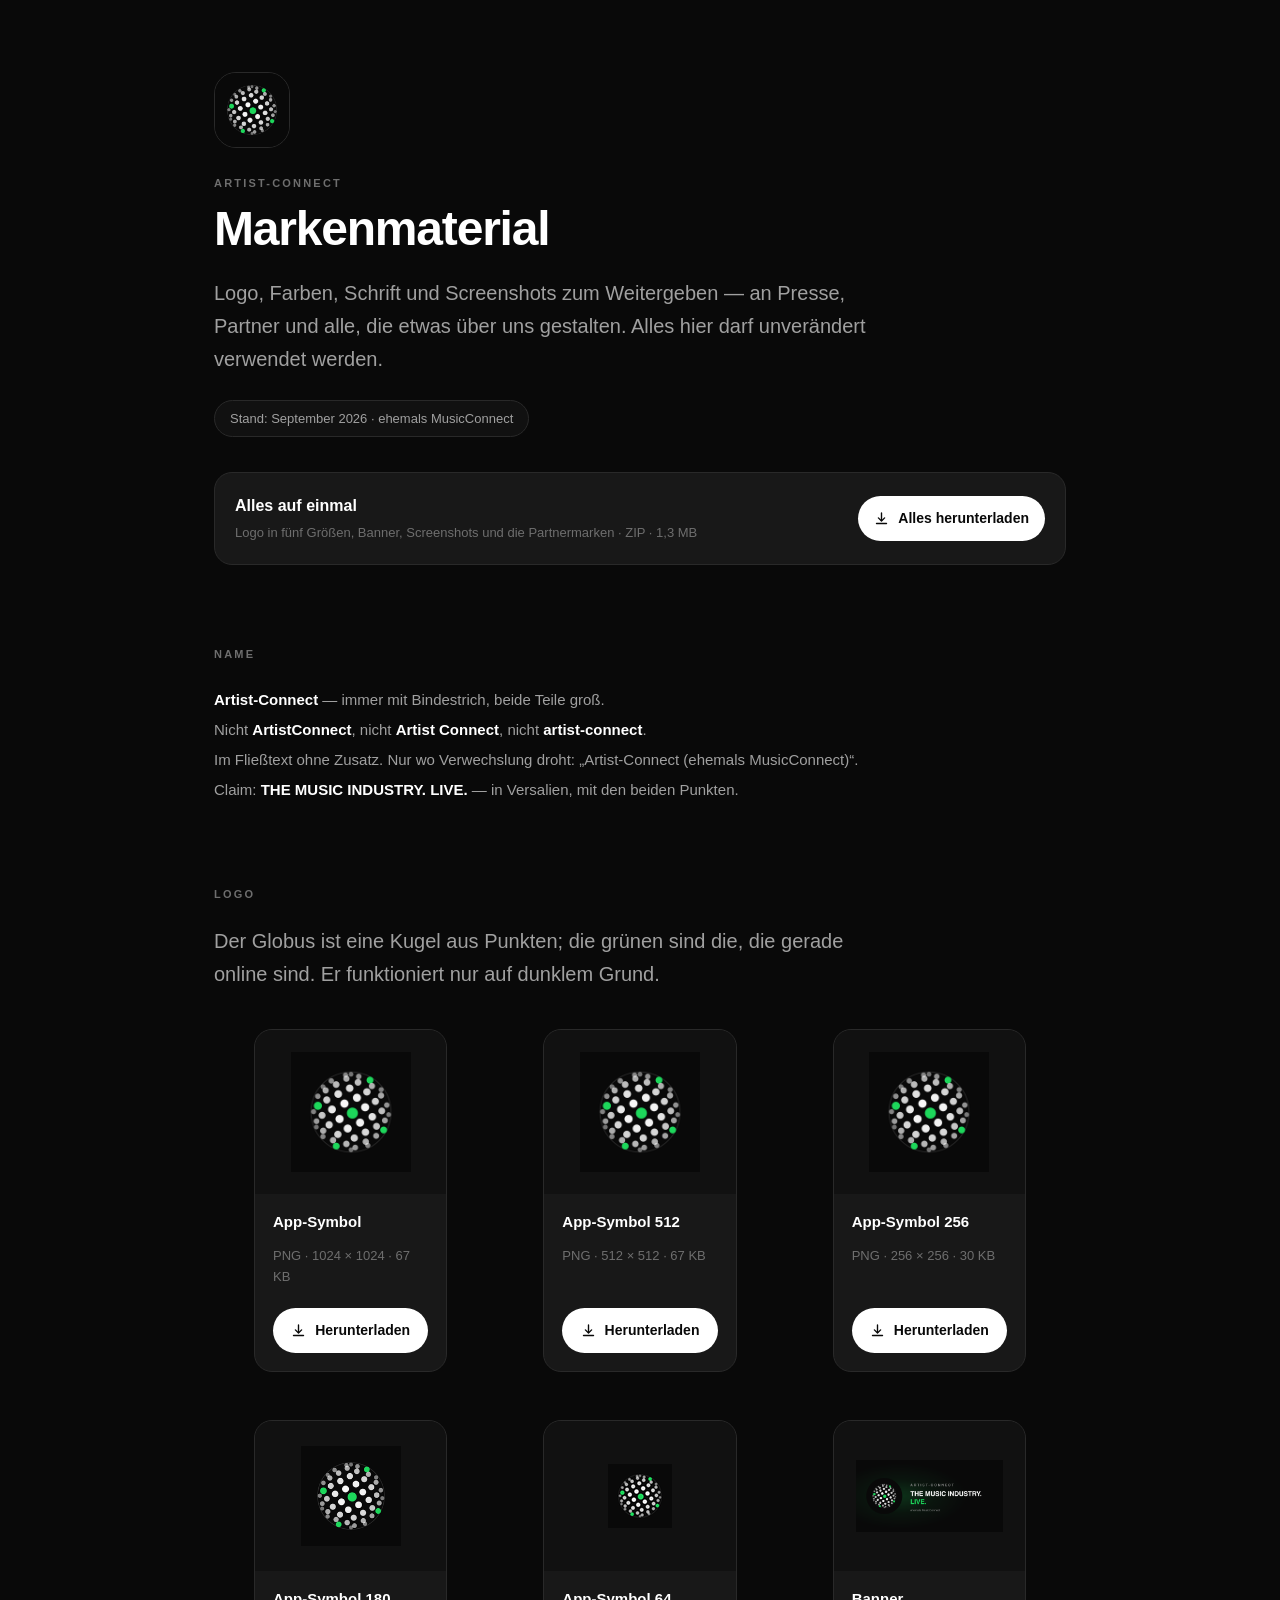
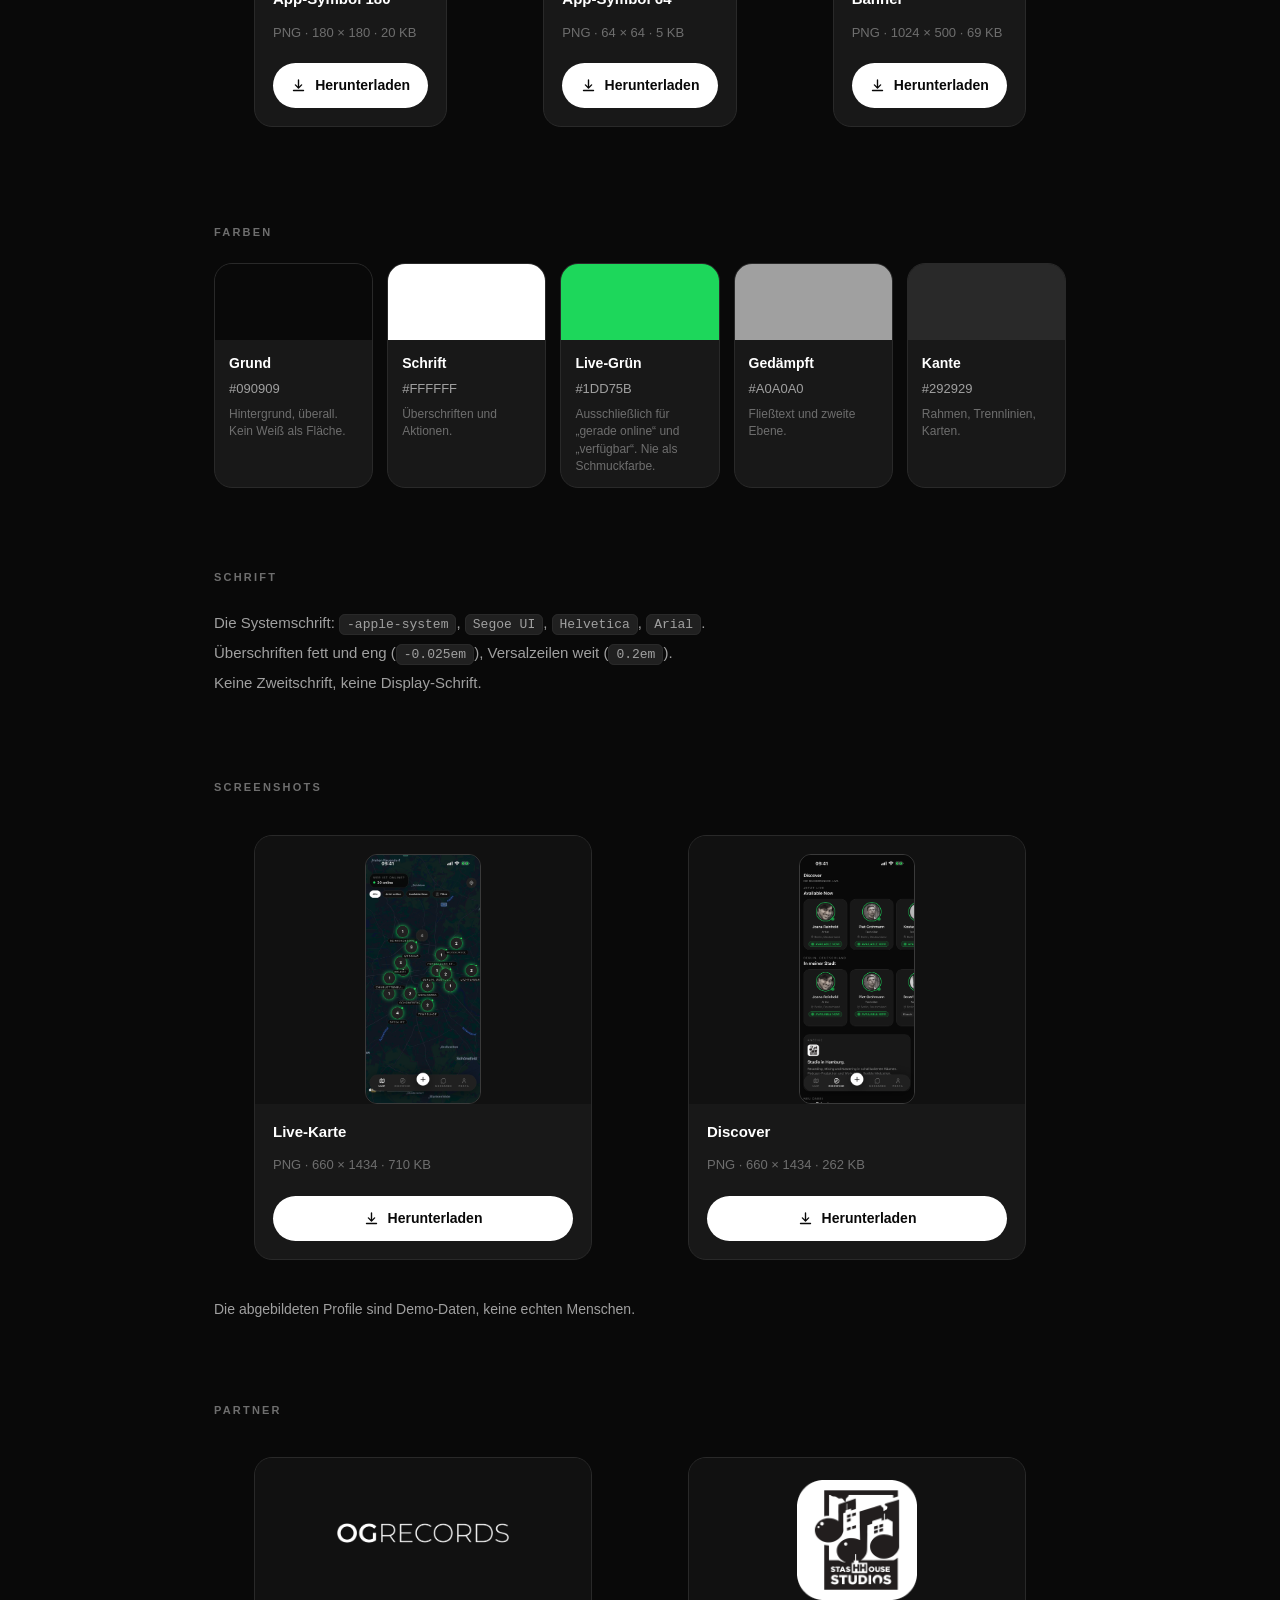
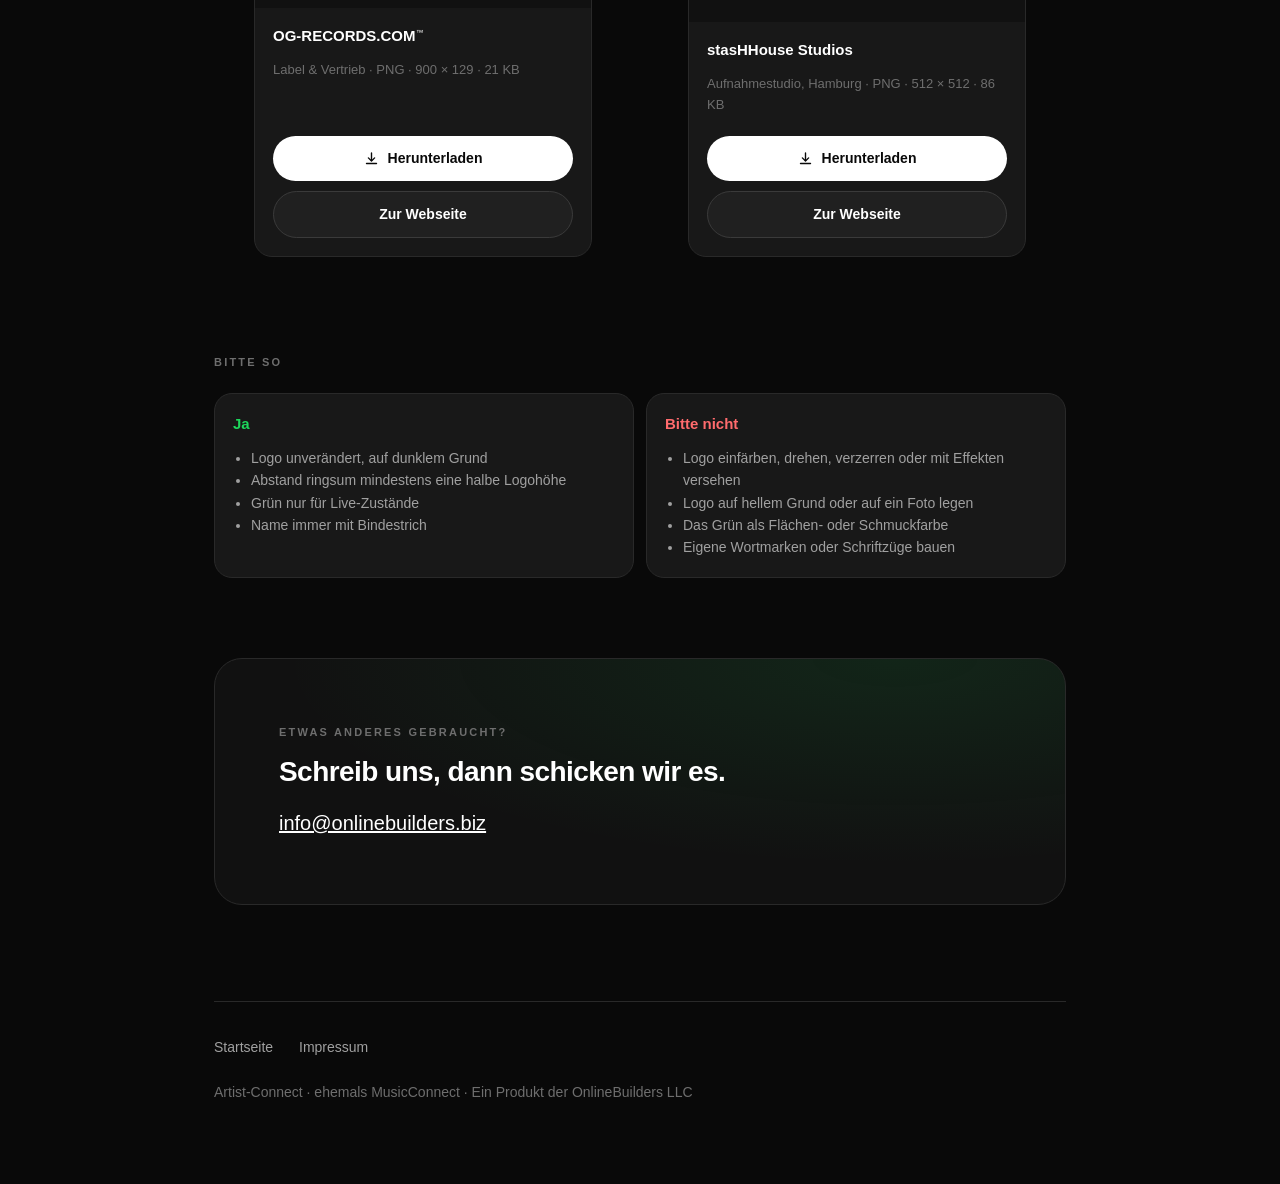
<file: brand.html>
<!doctype html>
<html lang="de">
<head>
<meta charset="utf-8">
<meta name="viewport" content="width=device-width, initial-scale=1">
<title>Artist-Connect — Markenmaterial</title>
<meta name="description" content="Logo, Farben, Schrift und Screenshots von Artist-Connect zum Weitergeben.">
<meta name="theme-color" content="#090909">
<!-- Nicht in Suchmaschinen: die Seite ist zum Weiterleiten da, nicht zum
     Gefundenwerden. Sie ist auch nirgends im Menü verlinkt. -->
<meta name="robots" content="noindex, nofollow">
<link rel="icon" href="/favicon.ico" sizes="any">
<link rel="apple-touch-icon" href="/apple-touch-icon.png">
<link rel="stylesheet" href="/style.css">
<style>
  .brand-wrap{max-width:900px}
  .swatches{display:grid;gap:14px;grid-template-columns:repeat(auto-fit,minmax(150px,1fr))}
  .swatch{border:1px solid var(--border);border-radius:var(--radius);overflow:hidden;background:var(--card)}
  .swatch .chip{height:76px}
  .swatch .meta{padding:12px 14px}
  .swatch .name{font-size:14px;font-weight:600;margin:0}
  .swatch .hex{font-size:13px;color:var(--muted);margin:3px 0 0;font-variant-numeric:tabular-nums}
  .swatch .use{font-size:12px;color:var(--subtle);margin:6px 0 0;line-height:1.45}

  /* Jedes Bild ist eine Karte: Vorschau, was es ist, und ein Knopf, der es
     herunterlaedt. Der Knopf traegt Format und Groesse, damit niemand erst
     klicken muss, um zu wissen, was er bekommt. */
  .assets{display:grid;gap:16px;grid-template-columns:repeat(auto-fit,minmax(230px,1fr))}
  .asset{display:flex;flex-direction:column;background:var(--card);border:1px solid var(--border);
         border-radius:var(--radius);overflow:hidden}
  .asset .prev{display:flex;align-items:center;justify-content:center;padding:22px;
               background:var(--surface);min-height:150px}
  .asset .prev img{max-width:100%;height:auto;display:block}
  .asset .prev.tall{padding:18px 22px 0}
  .asset .prev.tall img{max-height:250px;width:auto;border-radius:12px;border:1px solid var(--border-strong)}
  .asset .body{padding:16px 18px 18px;display:flex;flex-direction:column;gap:10px;flex:1}
  .asset .t{font-size:15px;font-weight:600;margin:0}
  .asset .s{font-size:13px;color:var(--subtle);margin:0;font-variant-numeric:tabular-nums}
  .asset .grow{flex:1}

  .dlbtn{display:inline-flex;align-items:center;justify-content:center;gap:9px;
         padding:11px 16px;border-radius:999px;background:#fff;color:#090909;
         text-decoration:none;font-size:14px;font-weight:600;
         transition:transform .12s ease,opacity .12s ease}
  .dlbtn:hover{opacity:.9}
  .dlbtn:active{transform:scale(.98)}
  .dlbtn:focus-visible{outline:2px solid var(--online);outline-offset:3px}
  .dlbtn svg{width:15px;height:15px;flex:0 0 auto}
  .dlbtn.ghost{background:var(--elevated);color:#fff;border:1px solid var(--border-strong)}

  .dl-all{display:flex;flex-wrap:wrap;align-items:center;gap:14px;margin:22px 0 0;
          background:var(--card);border:1px solid var(--border);border-radius:var(--radius);padding:20px}
  .dl-all p{margin:0}
  .dl-all .t{font-size:16px;font-weight:600}
  .dl-all .s{font-size:13px;color:var(--subtle);margin-top:3px}

  .rules{display:grid;gap:12px;grid-template-columns:repeat(auto-fit,minmax(260px,1fr))}
  .rule{border:1px solid var(--border);border-radius:var(--radius);padding:18px;background:var(--card)}
  .rule h3{margin:0;font-size:15px;font-weight:600}
  .rule.no h3{color:#ff6b6d}
  .rule.yes h3{color:var(--online)}
  .rule ul{margin:10px 0 0;padding-left:18px;color:var(--muted);font-size:14px;line-height:1.6}

  .banner{width:100%;height:auto;border-radius:var(--radius);border:1px solid var(--border)}
  code{background:var(--elevated);border:1px solid var(--border);border-radius:6px;padding:2px 7px;font-size:13px}
  .kv{list-style:none;padding:0;margin:14px 0 0;color:var(--muted);font-size:15px;line-height:2}
  .kv b{color:var(--fg);font-weight:600}
  .tm{font-size:.5em;vertical-align:super;line-height:0;margin-left:.08em;font-weight:500}
</style>
</head>
<body>

<div class="wrap brand-wrap">

  <section style="margin-top:72px">
    <img class="mark" src="/icon-256.png" width="76" height="76" alt="">
    <p class="eyebrow" style="margin-top:26px">Artist-Connect</p>
    <h1 style="font-size:clamp(30px,6vw,48px)">Markenmaterial</h1>
    <p class="lede">
      Logo, Farben, Schrift und Screenshots zum Weitergeben — an Presse,
      Partner und alle, die etwas über uns gestalten. Alles hier darf
      unverändert verwendet werden.
    </p>
    <p class="pill">Stand: September 2026 · ehemals MusicConnect</p>

    <div class="dl-all">
      <div>
        <p class="t">Alles auf einmal</p>
        <p class="s">Logo in fünf Größen, Banner, Screenshots und die Partnermarken · ZIP · 1,3 MB</p>
      </div>
      <span class="grow" style="flex:1"></span>
      <a class="dlbtn" href="/brand/artist-connect-brand.zip" download><svg viewBox="0 0 24 24" fill="none" stroke="currentColor" stroke-width="2.2" stroke-linecap="round" stroke-linejoin="round" aria-hidden="true"><path d="M12 3v12"/><path d="m7 11 5 5 5-5"/><path d="M4 20h16"/></svg> Alles herunterladen</a>
    </div>
  </section>

  <!-- ===== Name ===== -->
  <section>
    <h2>Name</h2>
    <ul class="kv">
      <li><b>Artist-Connect</b> — immer mit Bindestrich, beide Teile groß.</li>
      <li>Nicht <b>ArtistConnect</b>, nicht <b>Artist Connect</b>, nicht <b>artist-connect</b>.</li>
      <li>Im Fließtext ohne Zusatz. Nur wo Verwechslung droht: „Artist-Connect (ehemals MusicConnect)“.</li>
      <li>Claim: <b>THE MUSIC INDUSTRY. LIVE.</b> — in Versalien, mit den beiden Punkten.</li>
    </ul>
  </section>

  <!-- ===== Logo ===== -->
  <section>
    <h2>Logo</h2>
    <p class="lede" style="margin-top:0">
      Der Globus ist eine Kugel aus Punkten; die grünen sind die, die gerade
      online sind. Er funktioniert nur auf dunklem Grund.
    </p>
    <div class="assets" style="margin-top:22px">
      <figure class="asset">
        <div class="prev">
          <img src="/brand/assets/artist-connect-icon-256.png" alt="" loading="lazy" width="120">
        </div>
        <figcaption class="body">
          <p class="t">App-Symbol</p>
          <p class="s">PNG · 1024 × 1024 · 67 KB</p>
          <span class="grow"></span>
          <a class="dlbtn" href="/brand/assets/artist-connect-icon-1024.png" download><svg viewBox="0 0 24 24" fill="none" stroke="currentColor" stroke-width="2.2" stroke-linecap="round" stroke-linejoin="round" aria-hidden="true"><path d="M12 3v12"/><path d="m7 11 5 5 5-5"/><path d="M4 20h16"/></svg> Herunterladen</a>
        </figcaption>
      </figure>
      <figure class="asset">
        <div class="prev">
          <img src="/brand/assets/artist-connect-icon-256.png" alt="" loading="lazy" width="120">
        </div>
        <figcaption class="body">
          <p class="t">App-Symbol 512</p>
          <p class="s">PNG · 512 × 512 · 67 KB</p>
          <span class="grow"></span>
          <a class="dlbtn" href="/brand/assets/artist-connect-icon-512.png" download><svg viewBox="0 0 24 24" fill="none" stroke="currentColor" stroke-width="2.2" stroke-linecap="round" stroke-linejoin="round" aria-hidden="true"><path d="M12 3v12"/><path d="m7 11 5 5 5-5"/><path d="M4 20h16"/></svg> Herunterladen</a>
        </figcaption>
      </figure>
      <figure class="asset">
        <div class="prev">
          <img src="/brand/assets/artist-connect-icon-256.png" alt="" loading="lazy" width="120">
        </div>
        <figcaption class="body">
          <p class="t">App-Symbol 256</p>
          <p class="s">PNG · 256 × 256 · 30 KB</p>
          <span class="grow"></span>
          <a class="dlbtn" href="/brand/assets/artist-connect-icon-256.png" download><svg viewBox="0 0 24 24" fill="none" stroke="currentColor" stroke-width="2.2" stroke-linecap="round" stroke-linejoin="round" aria-hidden="true"><path d="M12 3v12"/><path d="m7 11 5 5 5-5"/><path d="M4 20h16"/></svg> Herunterladen</a>
        </figcaption>
      </figure>
      <figure class="asset">
        <div class="prev">
          <img src="/brand/assets/artist-connect-icon-180.png" alt="" loading="lazy" width="100">
        </div>
        <figcaption class="body">
          <p class="t">App-Symbol 180</p>
          <p class="s">PNG · 180 × 180 · 20 KB</p>
          <span class="grow"></span>
          <a class="dlbtn" href="/brand/assets/artist-connect-icon-180.png" download><svg viewBox="0 0 24 24" fill="none" stroke="currentColor" stroke-width="2.2" stroke-linecap="round" stroke-linejoin="round" aria-hidden="true"><path d="M12 3v12"/><path d="m7 11 5 5 5-5"/><path d="M4 20h16"/></svg> Herunterladen</a>
        </figcaption>
      </figure>
      <figure class="asset">
        <div class="prev">
          <img src="/brand/assets/artist-connect-icon-64.png" alt="" loading="lazy" width="64">
        </div>
        <figcaption class="body">
          <p class="t">App-Symbol 64</p>
          <p class="s">PNG · 64 × 64 · 5 KB</p>
          <span class="grow"></span>
          <a class="dlbtn" href="/brand/assets/artist-connect-icon-64.png" download><svg viewBox="0 0 24 24" fill="none" stroke="currentColor" stroke-width="2.2" stroke-linecap="round" stroke-linejoin="round" aria-hidden="true"><path d="M12 3v12"/><path d="m7 11 5 5 5-5"/><path d="M4 20h16"/></svg> Herunterladen</a>
        </figcaption>
      </figure>
      <figure class="asset">
        <div class="prev">
          <img src="/brand/assets/artist-connect-banner-1024x500.png" alt="" loading="lazy">
        </div>
        <figcaption class="body">
          <p class="t">Banner</p>
          <p class="s">PNG · 1024 × 500 · 69 KB</p>
          <span class="grow"></span>
          <a class="dlbtn" href="/brand/assets/artist-connect-banner-1024x500.png" download><svg viewBox="0 0 24 24" fill="none" stroke="currentColor" stroke-width="2.2" stroke-linecap="round" stroke-linejoin="round" aria-hidden="true"><path d="M12 3v12"/><path d="m7 11 5 5 5-5"/><path d="M4 20h16"/></svg> Herunterladen</a>
        </figcaption>
      </figure>
    </div>
  </section>

  <!-- ===== Farben ===== -->
  <section>
    <h2>Farben</h2>
    <div class="swatches">
      <div class="swatch">
        <div class="chip" style="background:#090909"></div>
        <div class="meta"><p class="name">Grund</p><p class="hex">#090909</p>
        <p class="use">Hintergrund, überall. Kein Weiß als Fläche.</p></div>
      </div>
      <div class="swatch">
        <div class="chip" style="background:#ffffff"></div>
        <div class="meta"><p class="name">Schrift</p><p class="hex">#FFFFFF</p>
        <p class="use">Überschriften und Aktionen.</p></div>
      </div>
      <div class="swatch">
        <div class="chip" style="background:#1dd75b"></div>
        <div class="meta"><p class="name">Live-Grün</p><p class="hex">#1DD75B</p>
        <p class="use">Ausschließlich für „gerade online“ und „verfügbar“. Nie als Schmuckfarbe.</p></div>
      </div>
      <div class="swatch">
        <div class="chip" style="background:#a0a0a0"></div>
        <div class="meta"><p class="name">Gedämpft</p><p class="hex">#A0A0A0</p>
        <p class="use">Fließtext und zweite Ebene.</p></div>
      </div>
      <div class="swatch">
        <div class="chip" style="background:#292929"></div>
        <div class="meta"><p class="name">Kante</p><p class="hex">#292929</p>
        <p class="use">Rahmen, Trennlinien, Karten.</p></div>
      </div>
    </div>
  </section>

  <!-- ===== Schrift ===== -->
  <section>
    <h2>Schrift</h2>
    <ul class="kv">
      <li>Die Systemschrift: <code>-apple-system</code>, <code>Segoe UI</code>, <code>Helvetica</code>, <code>Arial</code>.</li>
      <li>Überschriften fett und eng (<code>-0.025em</code>), Versalzeilen weit (<code>0.2em</code>).</li>
      <li>Keine Zweitschrift, keine Display-Schrift.</li>
    </ul>
  </section>

  <!-- ===== Screenshots ===== -->
  <section>
    <h2>Screenshots</h2>
    <div class="assets">
      <figure class="asset">
        <div class="prev tall"><img src="/brand/assets/screenshot-karte.png" alt="Live-Karte mit Berliner Stadtteilen" loading="lazy"></div>
        <figcaption class="body">
          <p class="t">Live-Karte</p>
          <p class="s">PNG · 660 × 1434 · 710 KB</p>
          <span class="grow"></span>
          <a class="dlbtn" href="/brand/assets/screenshot-karte.png" download><svg viewBox="0 0 24 24" fill="none" stroke="currentColor" stroke-width="2.2" stroke-linecap="round" stroke-linejoin="round" aria-hidden="true"><path d="M12 3v12"/><path d="m7 11 5 5 5-5"/><path d="M4 20h16"/></svg> Herunterladen</a>
        </figcaption>
      </figure>
      <figure class="asset">
        <div class="prev tall"><img src="/brand/assets/screenshot-discover.png" alt="Discover mit Profilreihen" loading="lazy"></div>
        <figcaption class="body">
          <p class="t">Discover</p>
          <p class="s">PNG · 660 × 1434 · 262 KB</p>
          <span class="grow"></span>
          <a class="dlbtn" href="/brand/assets/screenshot-discover.png" download><svg viewBox="0 0 24 24" fill="none" stroke="currentColor" stroke-width="2.2" stroke-linecap="round" stroke-linejoin="round" aria-hidden="true"><path d="M12 3v12"/><path d="m7 11 5 5 5-5"/><path d="M4 20h16"/></svg> Herunterladen</a>
        </figcaption>
      </figure>
    </div>
    <p class="lede" style="font-size:14px">
      Die abgebildeten Profile sind Demo-Daten, keine echten Menschen.
    </p>
  </section>

  <!-- ===== Partner ===== -->
  <section>
    <h2>Partner</h2>
    <div class="assets">
      <figure class="asset">
        <div class="prev"><img src="/brand/assets/og-records.png" alt="OG-RECORDS.COM" loading="lazy" width="180"></div>
        <figcaption class="body">
          <p class="t">OG-RECORDS.COM<sup class="tm">™</sup></p>
          <p class="s">Label &amp; Vertrieb · PNG · 900 × 129 · 21 KB</p>
          <span class="grow"></span>
          <a class="dlbtn" href="/brand/assets/og-records.png" download><svg viewBox="0 0 24 24" fill="none" stroke="currentColor" stroke-width="2.2" stroke-linecap="round" stroke-linejoin="round" aria-hidden="true"><path d="M12 3v12"/><path d="m7 11 5 5 5-5"/><path d="M4 20h16"/></svg> Herunterladen</a>
          <a class="dlbtn ghost" href="https://og-records.com" rel="noopener">Zur Webseite</a>
        </figcaption>
      </figure>
      <figure class="asset">
        <div class="prev"><img src="/brand/assets/stashhouse.png" alt="stasHHouse Studios" loading="lazy" width="120"></div>
        <figcaption class="body">
          <p class="t">stasHHouse Studios</p>
          <p class="s">Aufnahmestudio, Hamburg · PNG · 512 × 512 · 86 KB</p>
          <span class="grow"></span>
          <a class="dlbtn" href="/brand/assets/stashhouse.png" download><svg viewBox="0 0 24 24" fill="none" stroke="currentColor" stroke-width="2.2" stroke-linecap="round" stroke-linejoin="round" aria-hidden="true"><path d="M12 3v12"/><path d="m7 11 5 5 5-5"/><path d="M4 20h16"/></svg> Herunterladen</a>
          <a class="dlbtn ghost" href="https://stashhouse-studios.com" rel="noopener">Zur Webseite</a>
        </figcaption>
      </figure>
    </div>
  </section>

  <!-- ===== Regeln ===== -->
  <section>
    <h2>Bitte so</h2>
    <div class="rules">
      <div class="rule yes">
        <h3>Ja</h3>
        <ul>
          <li>Logo unverändert, auf dunklem Grund</li>
          <li>Abstand ringsum mindestens eine halbe Logohöhe</li>
          <li>Grün nur für Live-Zustände</li>
          <li>Name immer mit Bindestrich</li>
        </ul>
      </div>
      <div class="rule no">
        <h3>Bitte nicht</h3>
        <ul>
          <li>Logo einfärben, drehen, verzerren oder mit Effekten versehen</li>
          <li>Logo auf hellem Grund oder auf ein Foto legen</li>
          <li>Das Grün als Flächen- oder Schmuckfarbe</li>
          <li>Eigene Wortmarken oder Schriftzüge bauen</li>
        </ul>
      </div>
    </div>
  </section>

  <section>
    <div class="cta">
      <h2>Etwas anderes gebraucht?</h2>
      <p class="statement" style="font-size:clamp(20px,3vw,28px)">
        Schreib uns, dann schicken wir es.
      </p>
      <p class="lede" style="margin-top:18px">
        <a href="mailto:info@onlinebuilders.biz" style="color:#fff">info@onlinebuilders.biz</a>
      </p>
    </div>
  </section>

  <footer>
    <nav>
      <a href="/">Startseite</a>
      <a href="/impressum">Impressum</a>
    </nav>
    <p style="margin:18px 0 0">Artist-Connect · ehemals MusicConnect · Ein Produkt der OnlineBuilders&nbsp;LLC</p>
  </footer>

</div>

</body>
</html>
</file>
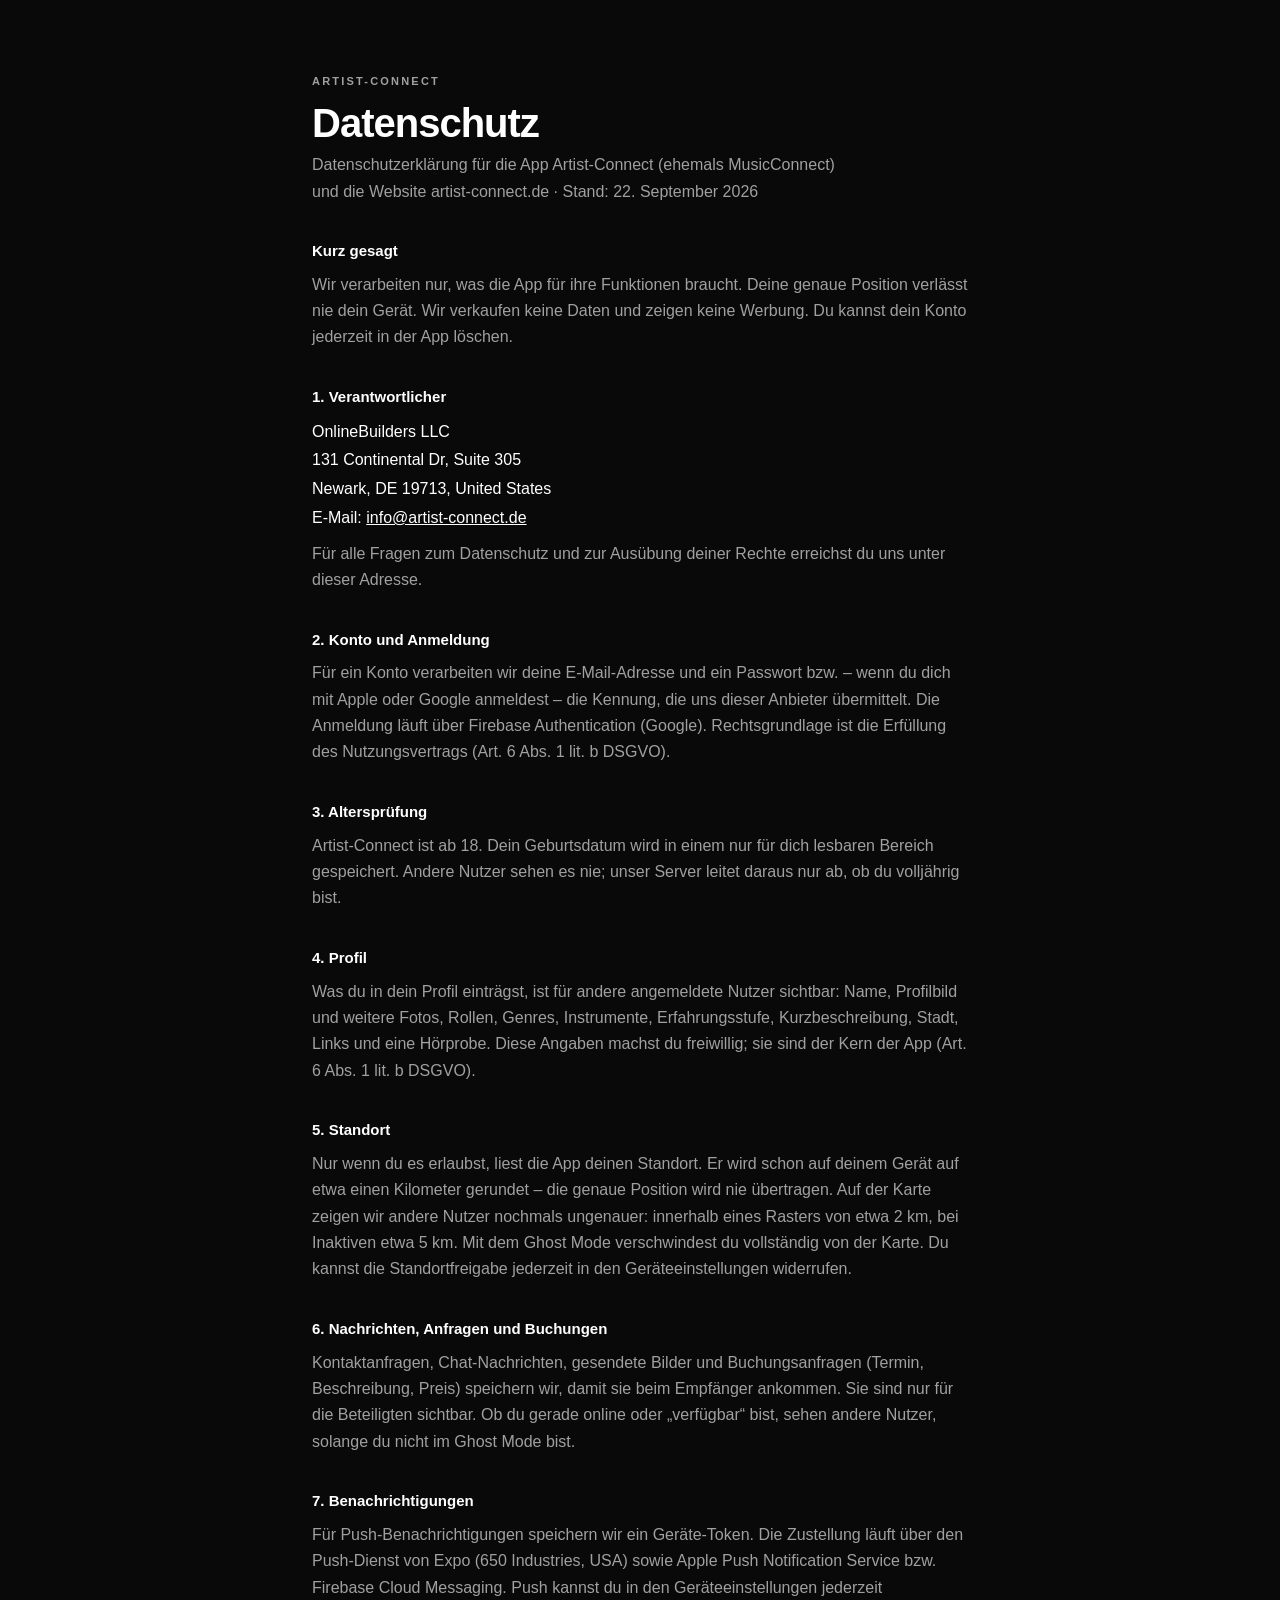
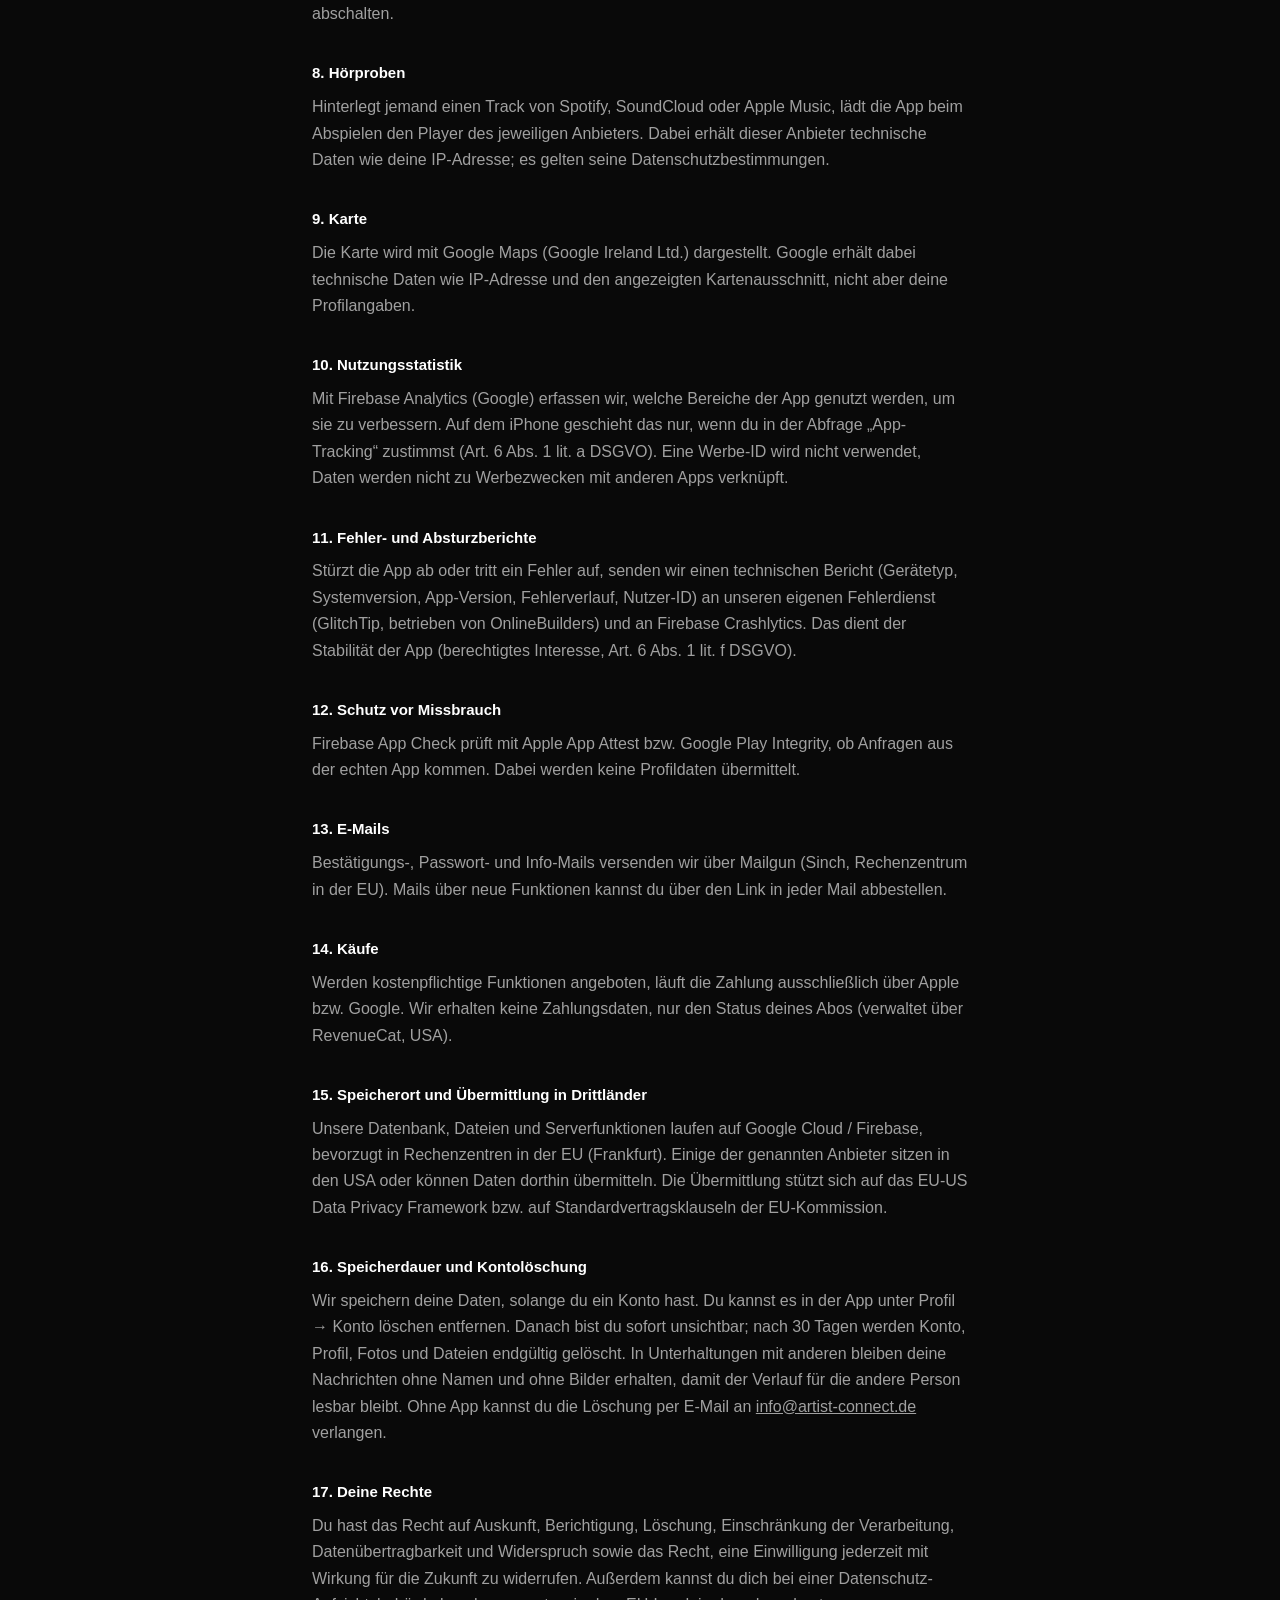
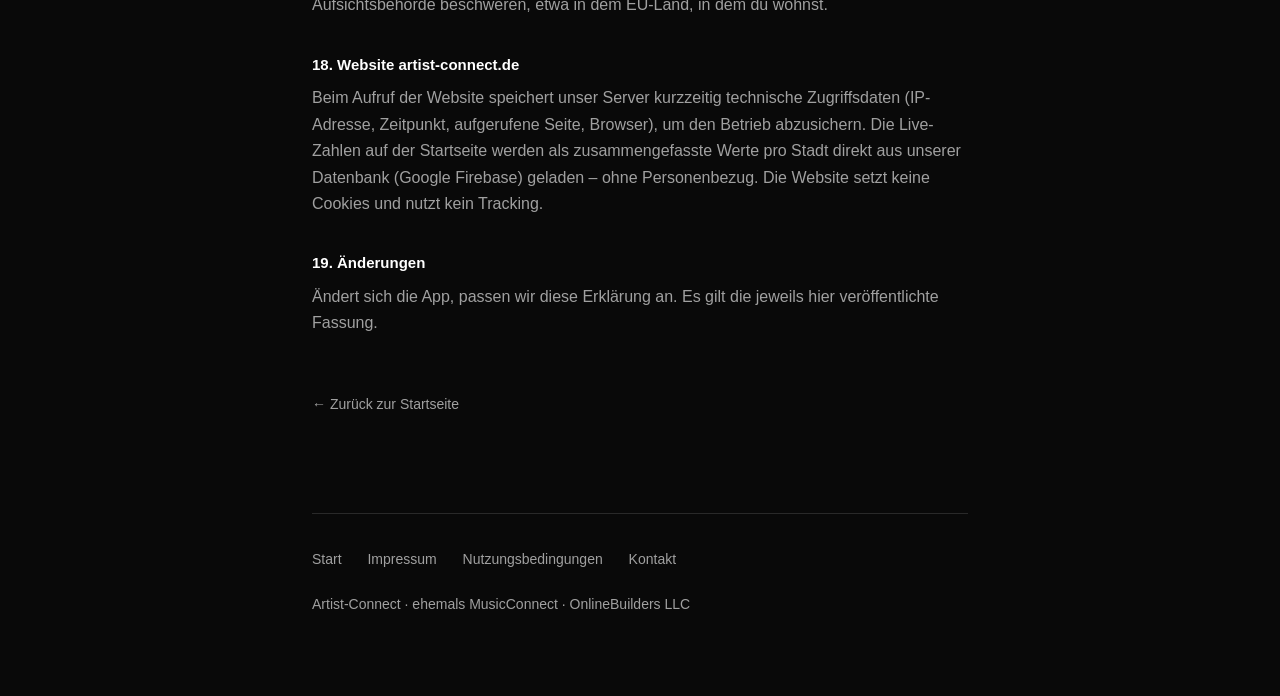
<file: datenschutz.html>
<!doctype html>
<html lang="de">
<head>
<meta charset="utf-8">
<meta name="viewport" content="width=device-width, initial-scale=1">
<title>Datenschutz — Artist-Connect</title>
<meta name="description" content="Datenschutzerklärung der App Artist-Connect (ehemals MusicConnect) und der Website artist-connect.de.">
<meta name="theme-color" content="#090909">
<link rel="icon" href="/favicon.ico" sizes="any">
<link rel="apple-touch-icon" href="/apple-touch-icon.png">
<link rel="stylesheet" href="/style.css">
</head>
<body>
<div class="wrap legal">
  <header style="padding-top:64px">
    <p class="eyebrow">Artist-Connect</p>
    <h1>Datenschutz</h1>
    <p class="lede" style="font-size:16px">Datenschutzerklärung für die App Artist-Connect (ehemals MusicConnect) und die Website artist-connect.de · Stand: 22. September 2026</p>
  </header>

  <h3>Kurz gesagt</h3>
  <p>
    Wir verarbeiten nur, was die App für ihre Funktionen braucht. Deine genaue
    Position verlässt nie dein Gerät. Wir verkaufen keine Daten und zeigen keine
    Werbung. Du kannst dein Konto jederzeit in der App löschen.
  </p>

  <h3>1. Verantwortlicher</h3>
  <p class="addr">
    OnlineBuilders LLC<br>
    131 Continental Dr, Suite 305<br>
    Newark, DE 19713, United States<br>
    E-Mail: <a href="mailto:info@artist-connect.de">info@artist-connect.de</a>
  </p>
  <p>
    Für alle Fragen zum Datenschutz und zur Ausübung deiner Rechte erreichst du
    uns unter dieser Adresse.
  </p>

  <h3>2. Konto und Anmeldung</h3>
  <p>
    Für ein Konto verarbeiten wir deine E-Mail-Adresse und ein Passwort bzw. –
    wenn du dich mit Apple oder Google anmeldest – die Kennung, die uns dieser
    Anbieter übermittelt. Die Anmeldung läuft über Firebase Authentication
    (Google). Rechtsgrundlage ist die Erfüllung des Nutzungsvertrags
    (Art. 6 Abs. 1 lit. b DSGVO).
  </p>

  <h3>3. Altersprüfung</h3>
  <p>
    Artist-Connect ist ab 18. Dein Geburtsdatum wird in einem nur für dich
    lesbaren Bereich gespeichert. Andere Nutzer sehen es nie; unser Server
    leitet daraus nur ab, ob du volljährig bist.
  </p>

  <h3>4. Profil</h3>
  <p>
    Was du in dein Profil einträgst, ist für andere angemeldete Nutzer sichtbar:
    Name, Profilbild und weitere Fotos, Rollen, Genres, Instrumente,
    Erfahrungsstufe, Kurzbeschreibung, Stadt, Links und eine Hörprobe. Diese
    Angaben machst du freiwillig; sie sind der Kern der App
    (Art. 6 Abs. 1 lit. b DSGVO).
  </p>

  <h3>5. Standort</h3>
  <p>
    Nur wenn du es erlaubst, liest die App deinen Standort. Er wird schon auf
    deinem Gerät auf etwa einen Kilometer gerundet – die genaue Position wird nie
    übertragen. Auf der Karte zeigen wir andere Nutzer nochmals ungenauer:
    innerhalb eines Rasters von etwa 2 km, bei Inaktiven etwa 5 km. Mit dem
    Ghost Mode verschwindest du vollständig von der Karte. Du kannst die
    Standortfreigabe jederzeit in den Geräteeinstellungen widerrufen.
  </p>

  <h3>6. Nachrichten, Anfragen und Buchungen</h3>
  <p>
    Kontaktanfragen, Chat-Nachrichten, gesendete Bilder und Buchungsanfragen
    (Termin, Beschreibung, Preis) speichern wir, damit sie beim Empfänger
    ankommen. Sie sind nur für die Beteiligten sichtbar. Ob du gerade online
    oder „verfügbar“ bist, sehen andere Nutzer, solange du nicht im Ghost Mode
    bist.
  </p>

  <h3>7. Benachrichtigungen</h3>
  <p>
    Für Push-Benachrichtigungen speichern wir ein Geräte-Token. Die Zustellung
    läuft über den Push-Dienst von Expo (650 Industries, USA) sowie Apple Push
    Notification Service bzw. Firebase Cloud Messaging. Push kannst du in den
    Geräteeinstellungen jederzeit abschalten.
  </p>

  <h3>8. Hörproben</h3>
  <p>
    Hinterlegt jemand einen Track von Spotify, SoundCloud oder Apple Music, lädt
    die App beim Abspielen den Player des jeweiligen Anbieters. Dabei erhält
    dieser Anbieter technische Daten wie deine IP-Adresse; es gelten seine
    Datenschutzbestimmungen.
  </p>

  <h3>9. Karte</h3>
  <p>
    Die Karte wird mit Google Maps (Google Ireland Ltd.) dargestellt. Google
    erhält dabei technische Daten wie IP-Adresse und den angezeigten
    Kartenausschnitt, nicht aber deine Profilangaben.
  </p>

  <h3>10. Nutzungsstatistik</h3>
  <p>
    Mit Firebase Analytics (Google) erfassen wir, welche Bereiche der App genutzt
    werden, um sie zu verbessern. Auf dem iPhone geschieht das nur, wenn du in
    der Abfrage „App-Tracking“ zustimmst (Art. 6 Abs. 1 lit. a DSGVO). Eine
    Werbe-ID wird nicht verwendet, Daten werden nicht zu Werbezwecken mit
    anderen Apps verknüpft.
  </p>

  <h3>11. Fehler- und Absturzberichte</h3>
  <p>
    Stürzt die App ab oder tritt ein Fehler auf, senden wir einen technischen
    Bericht (Gerätetyp, Systemversion, App-Version, Fehlerverlauf, Nutzer-ID) an
    unseren eigenen Fehlerdienst (GlitchTip, betrieben von OnlineBuilders) und an
    Firebase Crashlytics. Das dient der Stabilität der App
    (berechtigtes Interesse, Art. 6 Abs. 1 lit. f DSGVO).
  </p>

  <h3>12. Schutz vor Missbrauch</h3>
  <p>
    Firebase App Check prüft mit Apple App Attest bzw. Google Play Integrity, ob
    Anfragen aus der echten App kommen. Dabei werden keine Profildaten
    übermittelt.
  </p>

  <h3>13. E-Mails</h3>
  <p>
    Bestätigungs-, Passwort- und Info-Mails versenden wir über Mailgun
    (Sinch, Rechenzentrum in der EU). Mails über neue Funktionen kannst du über
    den Link in jeder Mail abbestellen.
  </p>

  <h3>14. Käufe</h3>
  <p>
    Werden kostenpflichtige Funktionen angeboten, läuft die Zahlung ausschließlich
    über Apple bzw. Google. Wir erhalten keine Zahlungsdaten, nur den Status
    deines Abos (verwaltet über RevenueCat, USA).
  </p>

  <h3>15. Speicherort und Übermittlung in Drittländer</h3>
  <p>
    Unsere Datenbank, Dateien und Serverfunktionen laufen auf Google Cloud /
    Firebase, bevorzugt in Rechenzentren in der EU (Frankfurt). Einige der
    genannten Anbieter sitzen in den USA oder können Daten dorthin übermitteln.
    Die Übermittlung stützt sich auf das EU-US Data Privacy Framework bzw. auf
    Standardvertragsklauseln der EU-Kommission.
  </p>

  <h3 id="loeschen">16. Speicherdauer und Kontolöschung</h3>
  <p>
    Wir speichern deine Daten, solange du ein Konto hast. Du kannst es in der App
    unter Profil → Konto löschen entfernen. Danach bist du sofort unsichtbar;
    nach 30 Tagen werden Konto, Profil, Fotos und Dateien endgültig gelöscht.
    In Unterhaltungen mit anderen bleiben deine Nachrichten ohne Namen und ohne
    Bilder erhalten, damit der Verlauf für die andere Person lesbar bleibt.
    Ohne App kannst du die Löschung per E-Mail an
    <a href="mailto:info@artist-connect.de">info@artist-connect.de</a> verlangen.
  </p>

  <h3>17. Deine Rechte</h3>
  <p>
    Du hast das Recht auf Auskunft, Berichtigung, Löschung, Einschränkung der
    Verarbeitung, Datenübertragbarkeit und Widerspruch sowie das Recht, eine
    Einwilligung jederzeit mit Wirkung für die Zukunft zu widerrufen. Außerdem
    kannst du dich bei einer Datenschutz-Aufsichtsbehörde beschweren, etwa in
    dem EU-Land, in dem du wohnst.
  </p>

  <h3>18. Website artist-connect.de</h3>
  <p>
    Beim Aufruf der Website speichert unser Server kurzzeitig technische
    Zugriffsdaten (IP-Adresse, Zeitpunkt, aufgerufene Seite, Browser), um den
    Betrieb abzusichern. Die Live-Zahlen auf der Startseite werden als
    zusammengefasste Werte pro Stadt direkt aus unserer Datenbank (Google
    Firebase) geladen – ohne Personenbezug. Die Website setzt keine Cookies und
    nutzt kein Tracking.
  </p>

  <h3>19. Änderungen</h3>
  <p>
    Ändert sich die App, passen wir diese Erklärung an. Es gilt die jeweils hier
    veröffentlichte Fassung.
  </p>

  <a class="back" href="/">← Zurück zur Startseite</a>

  <footer>
    <nav>
      <a href="/">Start</a>
      <a href="/impressum">Impressum</a>
      <a href="/nutzungsbedingungen">Nutzungsbedingungen</a>
      <a href="mailto:info@artist-connect.de">Kontakt</a>
    </nav>
    <p style="margin:18px 0 0">Artist-Connect · ehemals MusicConnect · OnlineBuilders&nbsp;LLC</p>
  </footer>
</div>
</body>
</html>
</file>
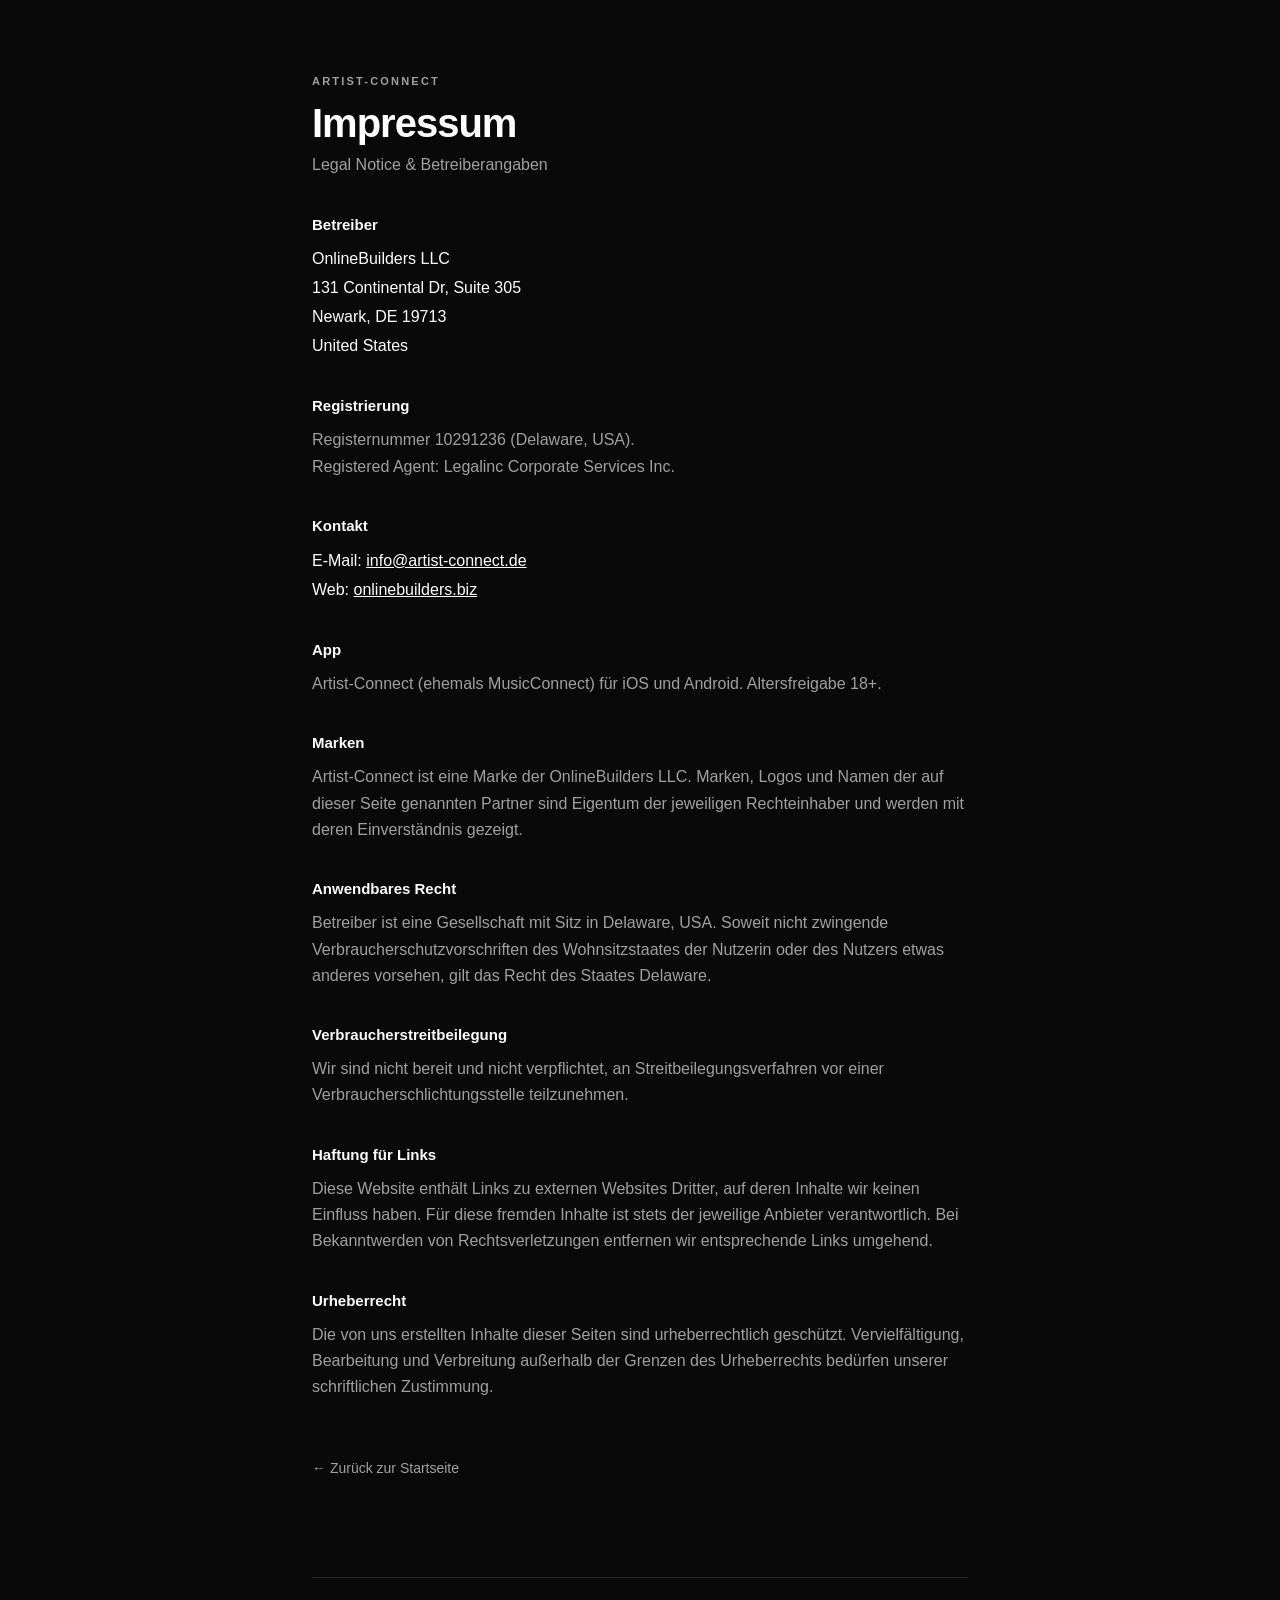
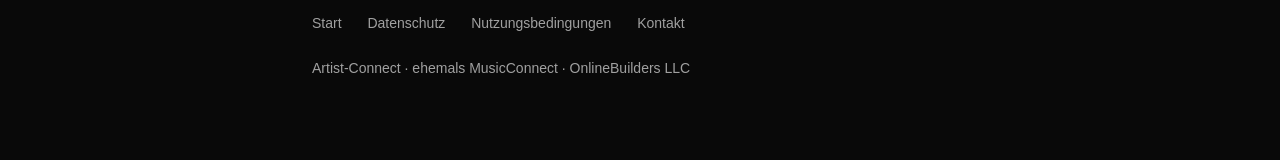
<file: impressum.html>
<!doctype html>
<html lang="de">
<head>
<meta charset="utf-8">
<meta name="viewport" content="width=device-width, initial-scale=1">
<title>Impressum — Artist-Connect</title>
<meta name="robots" content="noindex">
<meta name="theme-color" content="#090909">
<link rel="icon" href="/favicon.ico" sizes="any">
<link rel="apple-touch-icon" href="/apple-touch-icon.png">
<link rel="stylesheet" href="/style.css">
</head>
<body>
<div class="wrap legal">
  <header style="padding-top:64px">
    <p class="eyebrow">Artist-Connect</p>
    <h1>Impressum</h1>
    <p class="lede" style="font-size:16px">Legal Notice &amp; Betreiberangaben</p>
  </header>

  <h3>Betreiber</h3>
  <p class="addr">
    OnlineBuilders LLC<br>
    131 Continental Dr, Suite 305<br>
    Newark, DE 19713<br>
    United States
  </p>

  <h3>Registrierung</h3>
  <p>
    Registernummer 10291236 (Delaware, USA).<br>
    Registered Agent: Legalinc Corporate Services Inc.
  </p>

  <h3>Kontakt</h3>
  <p class="addr">
    E-Mail: <a href="mailto:info@artist-connect.de">info@artist-connect.de</a><br>
    Web: <a href="https://onlinebuilders.biz">onlinebuilders.biz</a>
  </p>

  <h3>App</h3>
  <p>
    Artist-Connect (ehemals MusicConnect) für iOS und Android.
    Altersfreigabe 18+.
  </p>

  <h3>Marken</h3>
  <p>
    Artist-Connect ist eine Marke der OnlineBuilders LLC. Marken, Logos und
    Namen der auf dieser Seite genannten Partner sind Eigentum der jeweiligen
    Rechteinhaber und werden mit deren Einverständnis gezeigt.
  </p>

  <h3>Anwendbares Recht</h3>
  <p>
    Betreiber ist eine Gesellschaft mit Sitz in Delaware, USA. Soweit nicht
    zwingende Verbraucherschutzvorschriften des Wohnsitzstaates der Nutzerin
    oder des Nutzers etwas anderes vorsehen, gilt das Recht des Staates
    Delaware.
  </p>

  <h3>Verbraucherstreitbeilegung</h3>
  <p>
    Wir sind nicht bereit und nicht verpflichtet, an Streitbeilegungsverfahren
    vor einer Verbraucherschlichtungsstelle teilzunehmen.
  </p>

  <h3>Haftung für Links</h3>
  <p>
    Diese Website enthält Links zu externen Websites Dritter, auf deren Inhalte
    wir keinen Einfluss haben. Für diese fremden Inhalte ist stets der jeweilige
    Anbieter verantwortlich. Bei Bekanntwerden von Rechtsverletzungen entfernen
    wir entsprechende Links umgehend.
  </p>

  <h3>Urheberrecht</h3>
  <p>
    Die von uns erstellten Inhalte dieser Seiten sind urheberrechtlich
    geschützt. Vervielfältigung, Bearbeitung und Verbreitung außerhalb der
    Grenzen des Urheberrechts bedürfen unserer schriftlichen Zustimmung.
  </p>

  <a class="back" href="/">← Zurück zur Startseite</a>

  <footer>
    <nav>
      <a href="/">Start</a>
      <a href="/datenschutz">Datenschutz</a>
      <a href="/nutzungsbedingungen">Nutzungsbedingungen</a>
      <a href="mailto:info@artist-connect.de">Kontakt</a>
    </nav>
    <p style="margin:18px 0 0">Artist-Connect · ehemals MusicConnect · OnlineBuilders&nbsp;LLC</p>
  </footer>
</div>
</body>
</html>
</file>
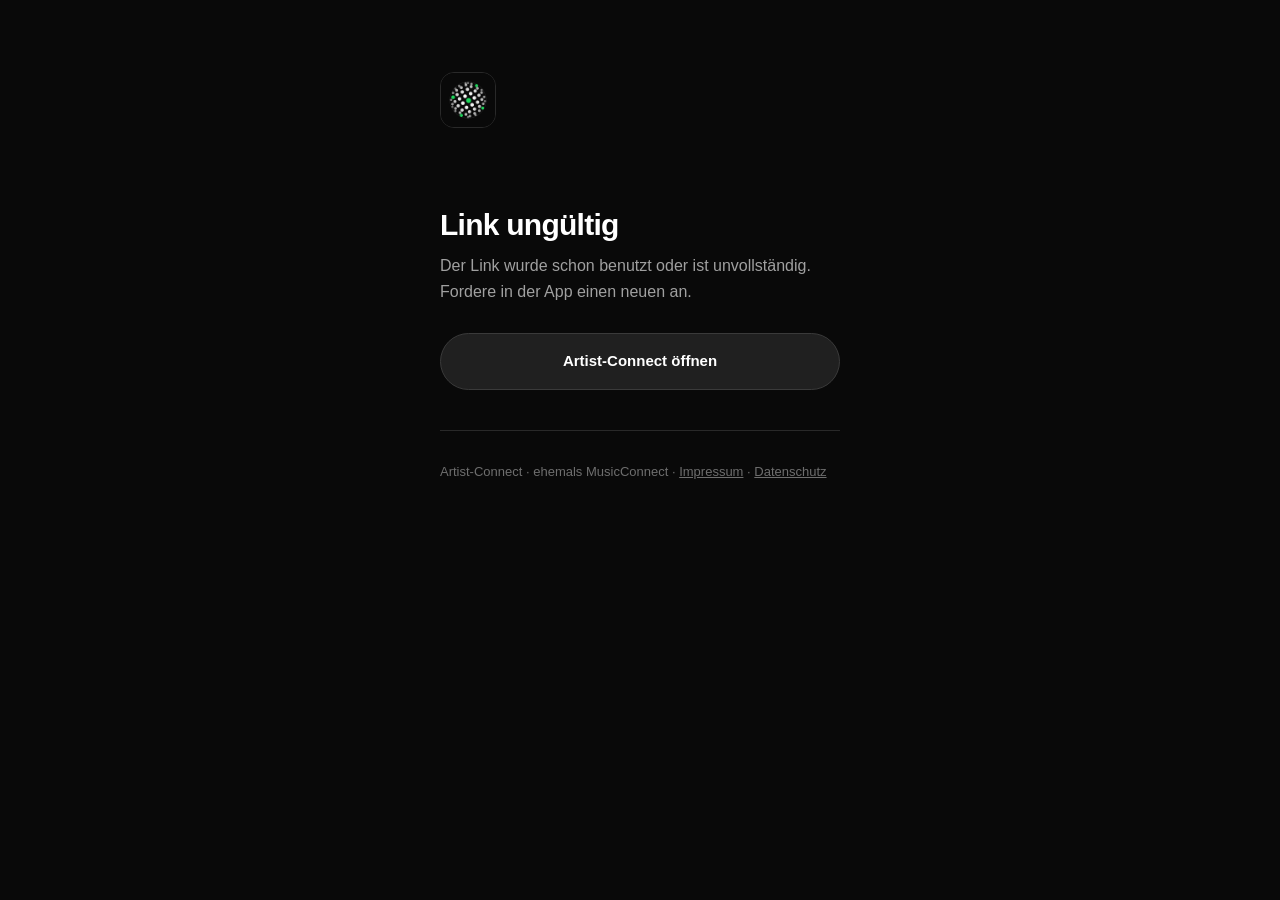
<file: konto.html>
<!doctype html>
<html lang="de">
<head>
<meta charset="utf-8">
<meta name="viewport" content="width=device-width, initial-scale=1">
<title>Konto — Artist-Connect</title>
<meta name="robots" content="noindex">
<meta name="referrer" content="no-referrer">
<meta name="theme-color" content="#090909">
<link rel="icon" href="/favicon.ico" sizes="any">
<link rel="apple-touch-icon" href="/apple-touch-icon.png">
<link rel="stylesheet" href="/style.css">
<style>
  .acct{max-width:440px;margin:0 auto;padding:72px 20px 48px}
  .acct .mark{width:56px;height:56px;border-radius:14px;display:block;margin-bottom:28px}
  .acct h1{font-size:30px;line-height:1.15;margin:0 0 10px}
  .acct p.lede{color:var(--muted);font-size:16px;margin:0 0 28px}
  .acct label{display:block;font-size:14px;font-weight:600;color:var(--muted);margin:0 0 8px}
  .acct input{width:100%;box-sizing:border-box;height:52px;padding:0 16px;border-radius:14px;
    border:1px solid var(--border);background:var(--card);color:var(--fg);font-size:16px;margin-bottom:16px}
  .acct input:focus{outline:none;border-color:var(--border-strong)}
  .acct .btn{width:100%;justify-content:center;cursor:pointer;font-family:inherit}
  .acct .btn[disabled]{opacity:.5;cursor:default}
  .acct .err{color:#ff5a5a;font-size:14px;min-height:20px;margin:0 0 12px}
  .acct .hint{color:var(--subtle);font-size:13px;margin:-8px 0 16px}
  .acct .ok{display:inline-block;width:10px;height:10px;border-radius:50%;background:var(--online);margin-right:8px}
  .acct footer{margin-top:40px;color:var(--subtle);font-size:13px}
  .acct footer a{color:var(--subtle)}
  [hidden]{display:none!important}
</style>
</head>
<body>
<main class="acct">
  <img class="mark" src="/icon-256.png" alt="Artist-Connect">

  <section id="loading"><h1>Einen Moment …</h1></section>

  <section id="reset" hidden>
    <h1>Neues Passwort</h1>
    <p class="lede">für <strong id="reset-email"></strong></p>
    <form id="reset-form" novalidate>
      <label for="pw">Neues Passwort</label>
      <input id="pw" type="password" autocomplete="new-password" minlength="6" required>
      <p class="hint">Mindestens 6 Zeichen.</p>
      <label for="pw2">Wiederholen</label>
      <input id="pw2" type="password" autocomplete="new-password" minlength="6" required>
      <p class="err" id="reset-err" role="alert"></p>
      <button class="btn btn-primary" id="reset-btn" type="submit">Passwort speichern</button>
    </form>
  </section>

  <section id="done" hidden>
    <h1 id="done-title"></h1>
    <p class="lede" id="done-text"></p>
    <a class="btn btn-primary" href="artistconnect://">Artist-Connect öffnen</a>
  </section>

  <section id="fail" hidden>
    <h1>Link ungültig</h1>
    <p class="lede" id="fail-text"></p>
    <a class="btn btn-secondary" href="artistconnect://">Artist-Connect öffnen</a>
  </section>

  <footer>Artist-Connect · ehemals MusicConnect · <a href="/impressum">Impressum</a> · <a href="/datenschutz">Datenschutz</a></footer>
</main>

<script>
/*
 * Eigene Aktionsseite fuer Firebase-Auth-Mails (Passwort zuruecksetzen,
 * E-Mail bestaetigen, E-Mail-Aenderung zuruecknehmen). Ersetzt die
 * Standardseite unter musicconnect-e5da6.firebaseapp.com/__/auth/action, die
 * noch den alten Projektnamen zeigt. Spricht die Identity-Toolkit-REST-API
 * direkt an, damit die Seite ohne Firebase-SDK und ohne Drittanbieter-Skript
 * auskommt. Der API-Schluessel kommt aus dem Link (Firebase haengt ihn an).
 */
(function () {
  var q = new URLSearchParams(location.search);
  var mode = q.get('mode');
  var code = q.get('oobCode');
  var key = q.get('apiKey') || 'AIzaSyAIY8NYVFl-MA3ONZ-hzCBHOMtGECmmf1k';
  var $ = function (id) { return document.getElementById(id); };

  var MESSAGES = {
    EXPIRED_OOB_CODE: 'Der Link ist abgelaufen. Fordere in der App einen neuen an.',
    INVALID_OOB_CODE: 'Der Link wurde schon benutzt oder ist unvollständig. Fordere in der App einen neuen an.',
    USER_DISABLED: 'Dieses Konto ist gesperrt.',
    USER_NOT_FOUND: 'Zu diesem Link gibt es kein Konto mehr.',
    WEAK_PASSWORD: 'Das Passwort ist zu schwach. Nimm mindestens 6 Zeichen.'
  };
  var messageFor = function (code) {
    var base = String(code || '').split(' ')[0].split(':')[0];
    return MESSAGES[base] || 'Das hat nicht geklappt. Versuch es noch einmal.';
  };

  var show = function (id) {
    ['loading', 'reset', 'done', 'fail'].forEach(function (s) { $(s).hidden = s !== id; });
  };
  var fail = function (errCode) { $('fail-text').textContent = messageFor(errCode); show('fail'); };
  var done = function (title, text) { $('done-title').textContent = title; $('done-text').textContent = text; show('done'); };

  var api = function (path, body) {
    return fetch('https://identitytoolkit.googleapis.com/v1/' + path + '?key=' + encodeURIComponent(key), {
      method: 'POST',
      headers: { 'Content-Type': 'application/json' },
      body: JSON.stringify(body)
    }).then(function (r) {
      return r.json().then(function (j) {
        if (!r.ok) throw (j && j.error && j.error.message) || 'UNKNOWN';
        return j;
      });
    });
  };

  if (!mode || !code) { fail('INVALID_OOB_CODE'); return; }

  if (mode === 'resetPassword') {
    // Ohne neues Passwort prueft der Aufruf nur den Code und nennt die Adresse.
    api('accounts:resetPassword', { oobCode: code }).then(function (res) {
      $('reset-email').textContent = res.email || '';
      show('reset');
      $('pw').focus();
    }, fail);

    $('reset-form').addEventListener('submit', function (e) {
      e.preventDefault();
      var pw = $('pw').value, pw2 = $('pw2').value, err = $('reset-err');
      err.textContent = '';
      if (pw.length < 6) { err.textContent = 'Mindestens 6 Zeichen.'; return; }
      if (pw !== pw2) { err.textContent = 'Die beiden Passwörter stimmen nicht überein.'; return; }
      $('reset-btn').disabled = true;
      api('accounts:resetPassword', { oobCode: code, newPassword: pw }).then(function () {
        done('Passwort geändert', 'Du kannst dich jetzt in der App mit dem neuen Passwort anmelden.');
      }, function (c) {
        $('reset-btn').disabled = false;
        if (/WEAK_PASSWORD/.test(c)) err.textContent = messageFor(c); else fail(c);
      });
    });
  } else if (mode === 'verifyEmail') {
    api('accounts:update', { oobCode: code }).then(function () {
      done('E-Mail bestätigt', 'Danke! Geh zurück in die App, es geht direkt weiter.');
    }, fail);
  } else if (mode === 'recoverEmail') {
    api('accounts:update', { oobCode: code }).then(function (res) {
      done('E-Mail zurückgesetzt', 'Dein Konto nutzt wieder ' + (res.email || 'die alte Adresse') +
        '. Wenn du die Änderung nicht selbst gemacht hast, setz am besten auch dein Passwort zurück.');
    }, fail);
  } else {
    fail('INVALID_OOB_CODE');
  }
})();
</script>
</body>
</html>
</file>
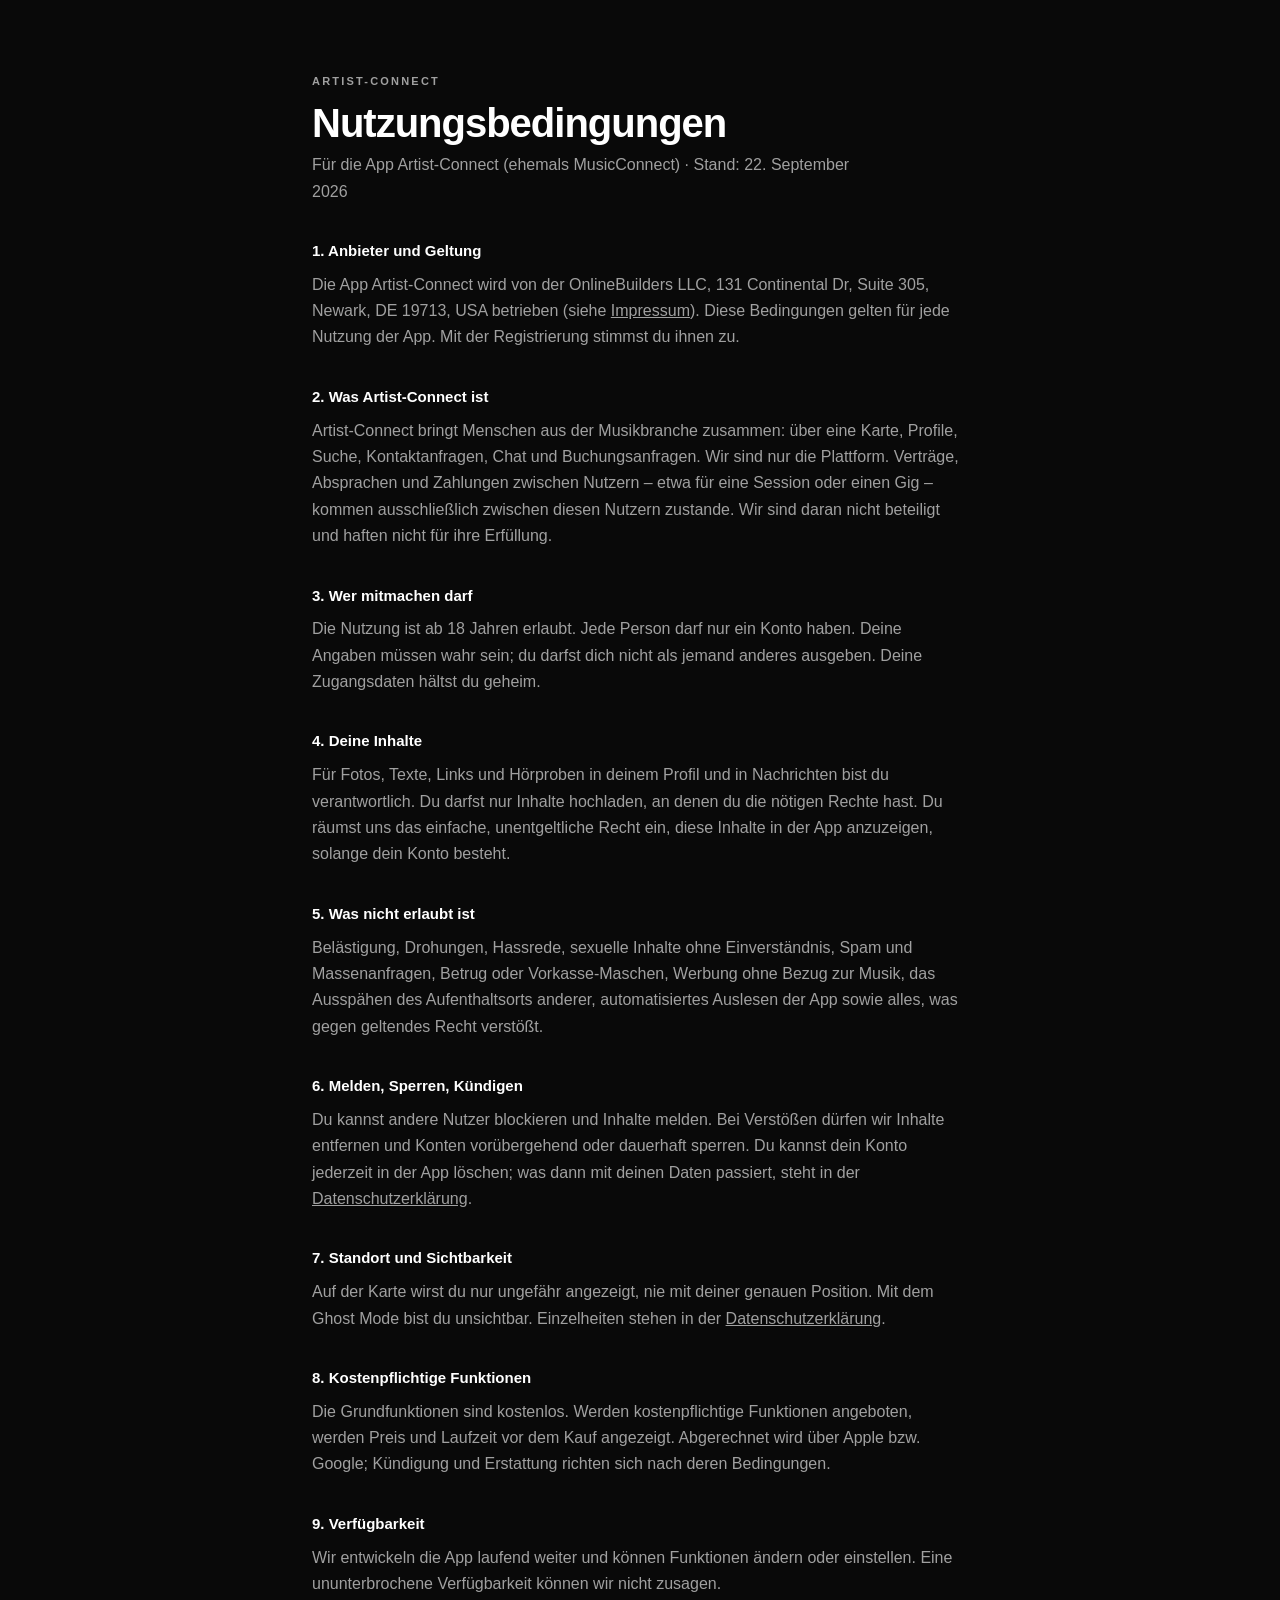
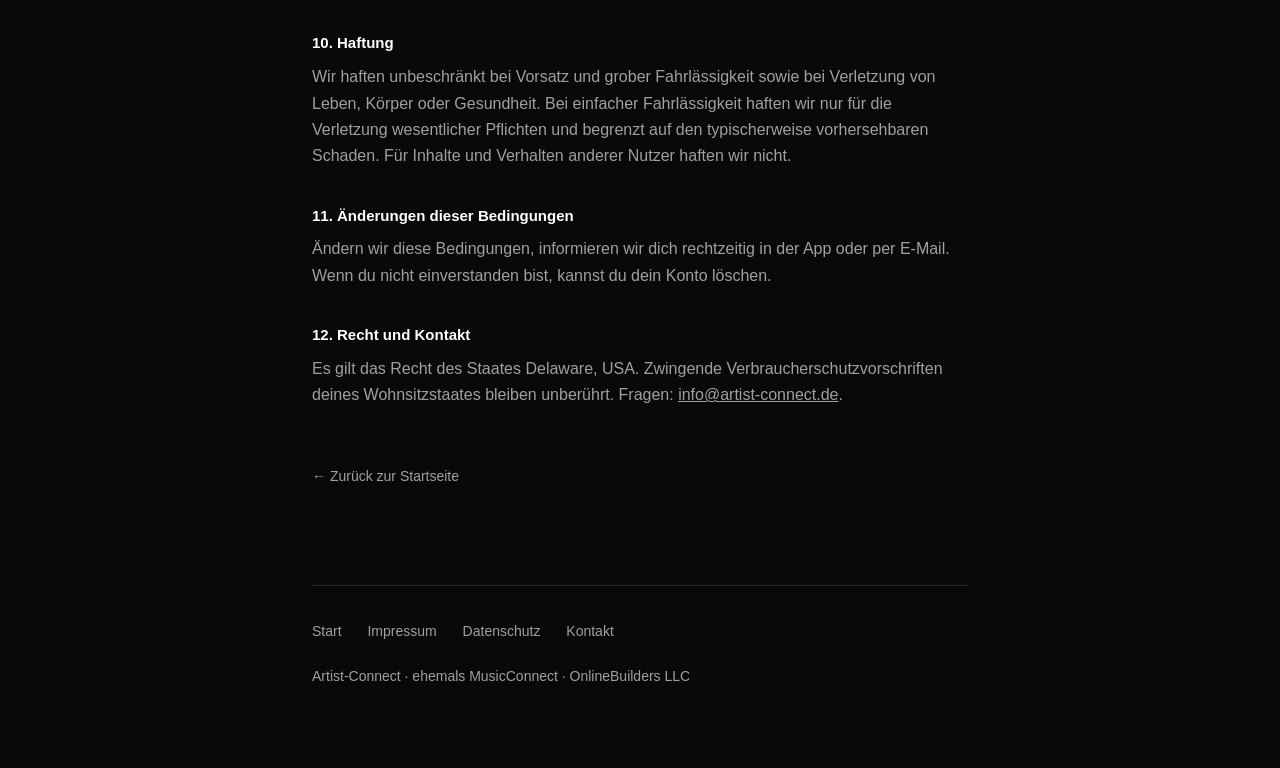
<file: nutzungsbedingungen.html>
<!doctype html>
<html lang="de">
<head>
<meta charset="utf-8">
<meta name="viewport" content="width=device-width, initial-scale=1">
<title>Nutzungsbedingungen — Artist-Connect</title>
<meta name="description" content="Nutzungsbedingungen der App Artist-Connect (ehemals MusicConnect).">
<meta name="theme-color" content="#090909">
<link rel="icon" href="/favicon.ico" sizes="any">
<link rel="apple-touch-icon" href="/apple-touch-icon.png">
<link rel="stylesheet" href="/style.css">
</head>
<body>
<div class="wrap legal">
  <header style="padding-top:64px">
    <p class="eyebrow">Artist-Connect</p>
    <h1>Nutzungsbedingungen</h1>
    <p class="lede" style="font-size:16px">Für die App Artist-Connect (ehemals MusicConnect) · Stand: 22. September 2026</p>
  </header>

  <h3>1. Anbieter und Geltung</h3>
  <p>
    Die App Artist-Connect wird von der OnlineBuilders LLC, 131 Continental Dr,
    Suite 305, Newark, DE 19713, USA betrieben (siehe
    <a href="/impressum">Impressum</a>). Diese Bedingungen gelten für jede
    Nutzung der App. Mit der Registrierung stimmst du ihnen zu.
  </p>

  <h3>2. Was Artist-Connect ist</h3>
  <p>
    Artist-Connect bringt Menschen aus der Musikbranche zusammen: über eine
    Karte, Profile, Suche, Kontaktanfragen, Chat und Buchungsanfragen. Wir sind
    nur die Plattform. Verträge, Absprachen und Zahlungen zwischen Nutzern –
    etwa für eine Session oder einen Gig – kommen ausschließlich zwischen diesen
    Nutzern zustande. Wir sind daran nicht beteiligt und haften nicht für ihre
    Erfüllung.
  </p>

  <h3>3. Wer mitmachen darf</h3>
  <p>
    Die Nutzung ist ab 18 Jahren erlaubt. Jede Person darf nur ein Konto haben.
    Deine Angaben müssen wahr sein; du darfst dich nicht als jemand anderes
    ausgeben. Deine Zugangsdaten hältst du geheim.
  </p>

  <h3>4. Deine Inhalte</h3>
  <p>
    Für Fotos, Texte, Links und Hörproben in deinem Profil und in Nachrichten
    bist du verantwortlich. Du darfst nur Inhalte hochladen, an denen du die
    nötigen Rechte hast. Du räumst uns das einfache, unentgeltliche Recht ein,
    diese Inhalte in der App anzuzeigen, solange dein Konto besteht.
  </p>

  <h3>5. Was nicht erlaubt ist</h3>
  <p>
    Belästigung, Drohungen, Hassrede, sexuelle Inhalte ohne Einverständnis,
    Spam und Massenanfragen, Betrug oder Vorkasse-Maschen, Werbung ohne Bezug
    zur Musik, das Ausspähen des Aufenthaltsorts anderer, automatisiertes
    Auslesen der App sowie alles, was gegen geltendes Recht verstößt.
  </p>

  <h3>6. Melden, Sperren, Kündigen</h3>
  <p>
    Du kannst andere Nutzer blockieren und Inhalte melden. Bei Verstößen dürfen
    wir Inhalte entfernen und Konten vorübergehend oder dauerhaft sperren. Du
    kannst dein Konto jederzeit in der App löschen; was dann mit deinen Daten
    passiert, steht in der <a href="/datenschutz#loeschen">Datenschutzerklärung</a>.
  </p>

  <h3>7. Standort und Sichtbarkeit</h3>
  <p>
    Auf der Karte wirst du nur ungefähr angezeigt, nie mit deiner genauen
    Position. Mit dem Ghost Mode bist du unsichtbar. Einzelheiten stehen in der
    <a href="/datenschutz">Datenschutzerklärung</a>.
  </p>

  <h3>8. Kostenpflichtige Funktionen</h3>
  <p>
    Die Grundfunktionen sind kostenlos. Werden kostenpflichtige Funktionen
    angeboten, werden Preis und Laufzeit vor dem Kauf angezeigt. Abgerechnet
    wird über Apple bzw. Google; Kündigung und Erstattung richten sich nach
    deren Bedingungen.
  </p>

  <h3>9. Verfügbarkeit</h3>
  <p>
    Wir entwickeln die App laufend weiter und können Funktionen ändern oder
    einstellen. Eine ununterbrochene Verfügbarkeit können wir nicht zusagen.
  </p>

  <h3>10. Haftung</h3>
  <p>
    Wir haften unbeschränkt bei Vorsatz und grober Fahrlässigkeit sowie bei
    Verletzung von Leben, Körper oder Gesundheit. Bei einfacher Fahrlässigkeit
    haften wir nur für die Verletzung wesentlicher Pflichten und begrenzt auf
    den typischerweise vorhersehbaren Schaden. Für Inhalte und Verhalten anderer
    Nutzer haften wir nicht.
  </p>

  <h3>11. Änderungen dieser Bedingungen</h3>
  <p>
    Ändern wir diese Bedingungen, informieren wir dich rechtzeitig in der App
    oder per E-Mail. Wenn du nicht einverstanden bist, kannst du dein Konto
    löschen.
  </p>

  <h3>12. Recht und Kontakt</h3>
  <p>
    Es gilt das Recht des Staates Delaware, USA. Zwingende
    Verbraucherschutzvorschriften deines Wohnsitzstaates bleiben unberührt.
    Fragen: <a href="mailto:info@artist-connect.de">info@artist-connect.de</a>.
  </p>

  <a class="back" href="/">← Zurück zur Startseite</a>

  <footer>
    <nav>
      <a href="/">Start</a>
      <a href="/impressum">Impressum</a>
      <a href="/datenschutz">Datenschutz</a>
      <a href="mailto:info@artist-connect.de">Kontakt</a>
    </nav>
    <p style="margin:18px 0 0">Artist-Connect · ehemals MusicConnect · OnlineBuilders&nbsp;LLC</p>
  </footer>
</div>
</body>
</html>
</file>
<file: style.css>
/* ArtistConnect — dieselben Tokens wie die App (src/theme/tokens.ts). */
:root{
  --bg:#090909; --fg:#fff; --surface:#111; --card:#181818; --elevated:#202020;
  --muted:#a0a0a0; --subtle:#6e6e6e; --border:#292929; --border-strong:#3a3a3a;
  --online:#1dd75b; --radius:18px;
}
*{box-sizing:border-box}
/* Nichts darf die Seite seitlich schiebbar machen. Ein einziges zu breites
   Element genuegt sonst, damit sich auf dem Telefon alles verschiebt. */
html,body{overflow-x:clip}
html{-webkit-text-size-adjust:100%}
body{
  margin:0;background:var(--bg);color:var(--fg);
  font:16px/1.65 -apple-system,BlinkMacSystemFont,"Segoe UI",Helvetica,Arial,sans-serif;
  -webkit-font-smoothing:antialiased;
}
a{color:inherit}
.wrap{max-width:820px;margin:0 auto;padding:0 24px}
.eyebrow{font-size:11px;letter-spacing:.2em;text-transform:uppercase;color:var(--subtle);margin:0;font-weight:600}
/* Der untere Wert muss klein genug bleiben, dass "THE MUSIC INDUSTRY." auf
   einem 360er-Bildschirm noch umbricht statt aus dem Bild zu laufen. */
h1{font-size:clamp(30px,8vw,60px);line-height:1.05;letter-spacing:-.025em;margin:12px 0 0;font-weight:700;text-wrap:balance}
h2{font-size:11px;letter-spacing:.2em;text-transform:uppercase;color:var(--subtle);margin:0 0 22px;font-weight:600}
.tag{color:var(--online)}
.mark{
  /* Das echte App-Symbol, nicht mehr zwei Buchstaben in einem Kreis: wer die
     App kennt, erkennt sie auf der Seite wieder — und wer sie gleich lädt,
     findet auf dem Homescreen dasselbe Bild. */
  width:76px;height:76px;border-radius:22px;display:block;
  border:1px solid var(--border);background:var(--elevated);
}
header{padding:80px 0 0}
.lede{font-size:clamp(17px,2.4vw,20px);color:var(--muted);margin:22px 0 0;max-width:34em}
.pill{
  display:inline-block;margin-top:24px;padding:7px 15px;border:1px solid var(--border);border-radius:999px;
  font-size:13px;color:var(--muted);background:var(--surface)
}
.stores{display:flex;flex-wrap:wrap;gap:12px;margin:36px 0 0}
.btn{display:inline-flex;align-items:center;gap:10px;padding:15px 28px;border-radius:999px;text-decoration:none;font-weight:600;font-size:15px;border:1px solid transparent;transition:transform .12s ease}
.btn:active{transform:scale(.98)}
.btn-primary{background:#fff;color:#090909}
.btn-secondary{background:var(--elevated);color:#fff;border-color:var(--border-strong)}
.btn:focus-visible{outline:2px solid var(--online);outline-offset:3px}
.live{display:flex;align-items:center;gap:10px;margin:40px 0 0;color:var(--muted);font-size:14px}
.dot{width:9px;height:9px;border-radius:50%;background:var(--online);box-shadow:0 0 0 4px rgba(29,215,91,.15);flex:0 0 auto}
section{margin:80px 0 0}
.cards{display:grid;gap:14px;grid-template-columns:repeat(auto-fit,minmax(230px,1fr))}
.card{background:var(--card);border:1px solid var(--border);border-radius:var(--radius);padding:24px}
.card h3{margin:0;font-size:17px;font-weight:600}
.card p{margin:9px 0 0;color:var(--muted);font-size:15px}
.partners{display:grid;gap:14px;grid-template-columns:repeat(auto-fit,minmax(260px,1fr))}
.partner{
  display:flex;align-items:center;gap:18px;background:var(--card);border:1px solid var(--border);
  border-radius:var(--radius);padding:22px 24px;text-decoration:none;transition:border-color .15s ease
}
.partner:hover{border-color:var(--border-strong)}
.partner img{height:44px;width:auto;flex:0 0 auto;opacity:.95}
.partner .name{font-size:16px;font-weight:600;margin:0}
.partner .role{font-size:13px;color:var(--subtle);margin:3px 0 0}
footer{margin:96px 0 0;border-top:1px solid var(--border);padding:30px 0 80px;color:var(--subtle);font-size:14px}
footer nav a{color:var(--muted);text-decoration:none;margin-right:22px;line-height:2.2}
footer nav a:hover{color:#fff;text-decoration:underline}
.legal{max-width:44em}
.legal h1{font-size:clamp(28px,5vw,40px)}
.legal h3{font-size:15px;margin:34px 0 8px;font-weight:600}
.legal p{color:var(--muted);margin:8px 0 0}
.legal .addr{color:var(--fg);line-height:1.8}
.todo{
  border:1px solid var(--border-strong);background:var(--surface);border-radius:12px;
  padding:14px 16px;margin:14px 0 0;color:var(--muted);font-size:14px
}
.back{display:inline-block;margin:56px 0 0;color:var(--muted);text-decoration:none;font-size:14px}
.back:hover{color:#fff}

/* ===== Startseite: Bühne, Scrollverhalten, Globus ======================== */
html{scroll-behavior:smooth}
@media (prefers-reduced-motion:reduce){html{scroll-behavior:auto}}

.progress{position:fixed;inset:0 0 auto 0;height:2px;z-index:50;background:transparent;pointer-events:none}
.progress span{display:block;height:100%;background:var(--online);transform:scaleX(0);transform-origin:0 50%;will-change:transform}

/* Einblenden */
[data-reveal]{opacity:0;transform:translateY(22px);transition:opacity .7s cubic-bezier(.2,.7,.2,1),transform .7s cubic-bezier(.2,.7,.2,1)}
[data-reveal].is-in{opacity:1;transform:none}
@media (prefers-reduced-motion:reduce){[data-reveal]{transition:opacity .3s ease;transform:none}}

/* Bühne */
.hero{position:relative;min-height:100svh;display:flex;align-items:center;overflow:clip;padding:0}
.hero .wrap{position:relative;z-index:2;width:100%;padding-top:96px;padding-bottom:120px}
.hero-glow{
  position:absolute;z-index:0;inset:auto -30% -45% auto;width:min(980px,120vw);aspect-ratio:1;
  background:radial-gradient(circle at 50% 50%,rgba(29,215,91,.13),rgba(29,215,91,.03) 42%,transparent 66%);
  pointer-events:none
}
/* Der Globus sitzt im selben Raster wie der Text, nicht frei am Fensterrand —
   sonst klafft auf breiten Bildschirmen eine Lücke dazwischen und die Spalte
   wirkt grundlos zusammengedrückt. */
.hero .wrap{max-width:1180px}
.hero-grid{display:grid;gap:48px;align-items:center}
.hero-copy{min-width:0}
.hero-visual{position:relative;min-width:0}

#globe{
  display:block;width:100%;aspect-ratio:1;opacity:0;pointer-events:none;
  transition:opacity .6s ease;
  -webkit-mask-image:radial-gradient(circle at 50% 50%,#000 54%,transparent 80%);
  mask-image:radial-gradient(circle at 50% 50%,#000 54%,transparent 80%);
}

/* Schmal: der Globus liegt hinter dem Text und trägt nur Stimmung bei. */
@media (max-width:899px){
  .hero-visual{
    position:absolute;inset:0;z-index:0;
    display:flex;align-items:center;justify-content:center
  }
  #globe{width:min(760px,130vw);height:auto}
  .hero-copy{position:relative;z-index:2}
}

@media (min-width:900px){
  .hero-grid{grid-template-columns:minmax(0,1.05fr) minmax(0,.95fr)}
}

.scroll-hint{
  position:absolute;left:50%;bottom:28px;transform:translateX(-50%);z-index:3;
  color:var(--subtle);font-size:11px;letter-spacing:.2em;text-transform:uppercase;
  display:flex;flex-direction:column;align-items:center;gap:10px
}
.scroll-hint i{display:block;width:1px;height:36px;background:linear-gradient(var(--border-strong),transparent)}
@media (prefers-reduced-motion:no-preference){
  .scroll-hint{animation:float 2.6s ease-in-out infinite}
  @keyframes float{0%,100%{transform:translate(-50%,0)}50%{transform:translate(-50%,7px)}}
}

/* Grosse Aussage */
.statement{font-size:clamp(26px,4.6vw,44px);line-height:1.22;letter-spacing:-.02em;font-weight:600;margin:0;max-width:16em}
.statement .dim{color:var(--subtle)}

/* Zahlenleiste */
.stats{display:grid;gap:14px;grid-template-columns:repeat(auto-fit,minmax(170px,1fr))}
.stat{background:var(--card);border:1px solid var(--border);border-radius:var(--radius);padding:26px 24px}
.stat b{display:block;font-size:clamp(30px,4.4vw,42px);font-weight:700;letter-spacing:-.03em;line-height:1}
.stat span{display:block;margin-top:8px;color:var(--muted);font-size:14px}

/* Karten mit leichtem Heben */
.card{transition:transform .25s cubic-bezier(.2,.7,.2,1),border-color .25s ease}
@media (hover:hover) and (prefers-reduced-motion:no-preference){
  .card:hover{transform:translateY(-4px);border-color:var(--border-strong)}
}

/* Abschlussaufruf */
.cta{
  border:1px solid var(--border);border-radius:28px;background:
    radial-gradient(120% 140% at 80% 0%,rgba(29,215,91,.10),transparent 60%),var(--surface);
  padding:clamp(32px,6vw,64px)
}
.cta h2{margin-bottom:14px}
.cta .statement{font-size:clamp(24px,3.8vw,38px)}

/* ---- Live-Karte ---------------------------------------------------------
   Der Globus links, die Zahlen rechts. Auf dem Telefon untereinander, und
   der Globus schrumpft dort auf eine Höhe, die den Text nicht verdrängt. */
.livemap{
  display:grid;gap:28px;align-items:center;
  grid-template-columns:minmax(0,0.9fr) minmax(0,1.1fr);
  background:var(--card);border:1px solid var(--border);border-radius:var(--radius);
  padding:28px;
}
/* Kein Globus an dieser Stelle. Er war der erste Versuch, und er scheitert an
   der Sache: solange die Zahlen alle aus einem Land kommen, liegen Berlin,
   Hamburg und Potsdam auf einer Kugel auf demselben Punkt. Was hier hingehört,
   ist das, was man in der App wirklich sieht — daneben die Zahlen, die man
   ohne App sehen darf. */
.livemap-figure{position:relative;display:flex;justify-content:center}
.livemap-figure::after{
  /* Derselbe Schein wie um die Live-Punkte in der App. */
  content:"";position:absolute;inset:-6% 4% 0;border-radius:50%;
  background:radial-gradient(ellipse at center,rgba(29,215,91,.16),transparent 64%);
  pointer-events:none;z-index:0;
}
.livemap-figure img{
  position:relative;z-index:1;width:min(300px,78%);height:auto;display:block;
  border-radius:26px;border:1px solid var(--border-strong);
  box-shadow:0 34px 70px rgba(0,0,0,.65);
}
.livemap .statement{font-size:clamp(21px,2.8vw,28px);max-width:22em}
.livemap-stats{display:grid;gap:10px;grid-template-columns:repeat(3,minmax(0,1fr));margin:24px 0 0}
.livemap-stats .stat{padding:18px 16px;background:var(--elevated)}
.livemap-stats .stat b{font-size:clamp(22px,3vw,30px);font-variant-numeric:tabular-nums}
.livemap-stats .stat span{font-size:12px;margin-top:6px}

.cities{list-style:none;margin:20px 0 0;padding:0;display:grid;gap:1px;background:var(--border);
  border:1px solid var(--border);border-radius:12px;overflow:hidden}
.city{display:flex;align-items:center;justify-content:space-between;gap:16px;
  background:var(--card);padding:12px 16px;font-size:14px}
.city-name{font-weight:600;letter-spacing:.02em}
.city-num{display:inline-flex;align-items:center;gap:8px;color:var(--muted);
  font-variant-numeric:tabular-nums;white-space:nowrap}
.city-num .dot{width:7px;height:7px;box-shadow:0 0 0 3px rgba(29,215,91,.16)}

.livemap-note{margin:18px 0 0;color:var(--subtle);font-size:13px}
.livemap-note .fail{display:none}
.livemap[data-state="failed"] .livemap-note .ok{display:none}
.livemap[data-state="failed"] .livemap-note .fail{display:inline}
.livemap[data-state="failed"] .cities{display:none}
/* Der Screenshot bleibt auch dann stehen: er zeigt die App, nicht die Zahlen. */
.livemap[data-state="failed"] .livemap-stats .stat b{color:var(--subtle)}
.livemap[data-state="loading"] .livemap-stats .stat b{color:var(--subtle)}

@media (max-width:720px){
  .livemap{grid-template-columns:1fr;padding:22px}
  .livemap-figure img{width:min(240px,64%)}
  .livemap-stats{gap:8px}
}
@media (prefers-reduced-motion:reduce){
  .livemap-figure canvas{transition:none}
}

/* ---- Store-Abzeichen ----------------------------------------------------
   Die offiziellen Abzeichen von Apple und Google, unverändert. Beide Marken
   schreiben Form, Farbe und Mindestgröße vor; eigene Knöpfe mit fremden Logos
   wären ein Markenverstoß und sehen im Übrigen auch immer selbstgebaut aus.
   Angeglichen wird nur die optische Höhe — Apples Abzeichen bringt keinen
   Sicherheitsrand mit, Googles schon. */
.badge{display:inline-flex;align-items:center;text-decoration:none;transition:transform .12s ease,opacity .12s ease}
.badge:active{transform:scale(.98)}
.badge:hover{opacity:.88}
.badge:focus-visible{outline:2px solid var(--online);outline-offset:4px;border-radius:10px}
.badge img{display:block;height:auto}
.badge-apple img{height:50px;width:auto;margin:7px 0}          /* Apple: eigener Abstand nötig */
.badge-google img{height:65px;width:auto;margin:0 -8px}        /* Google: Rand ist im Bild */
@media (max-width:420px){
  .badge-apple img{height:44px;margin:6px 0}
  .badge-google img{height:58px}
}

/* Markenzeichen klein hochgestellt, z. B. OG-RECORDS.COM™ */
.tm{font-size:.5em;vertical-align:super;line-height:0;margin-left:.08em;font-weight:500}
</file>
